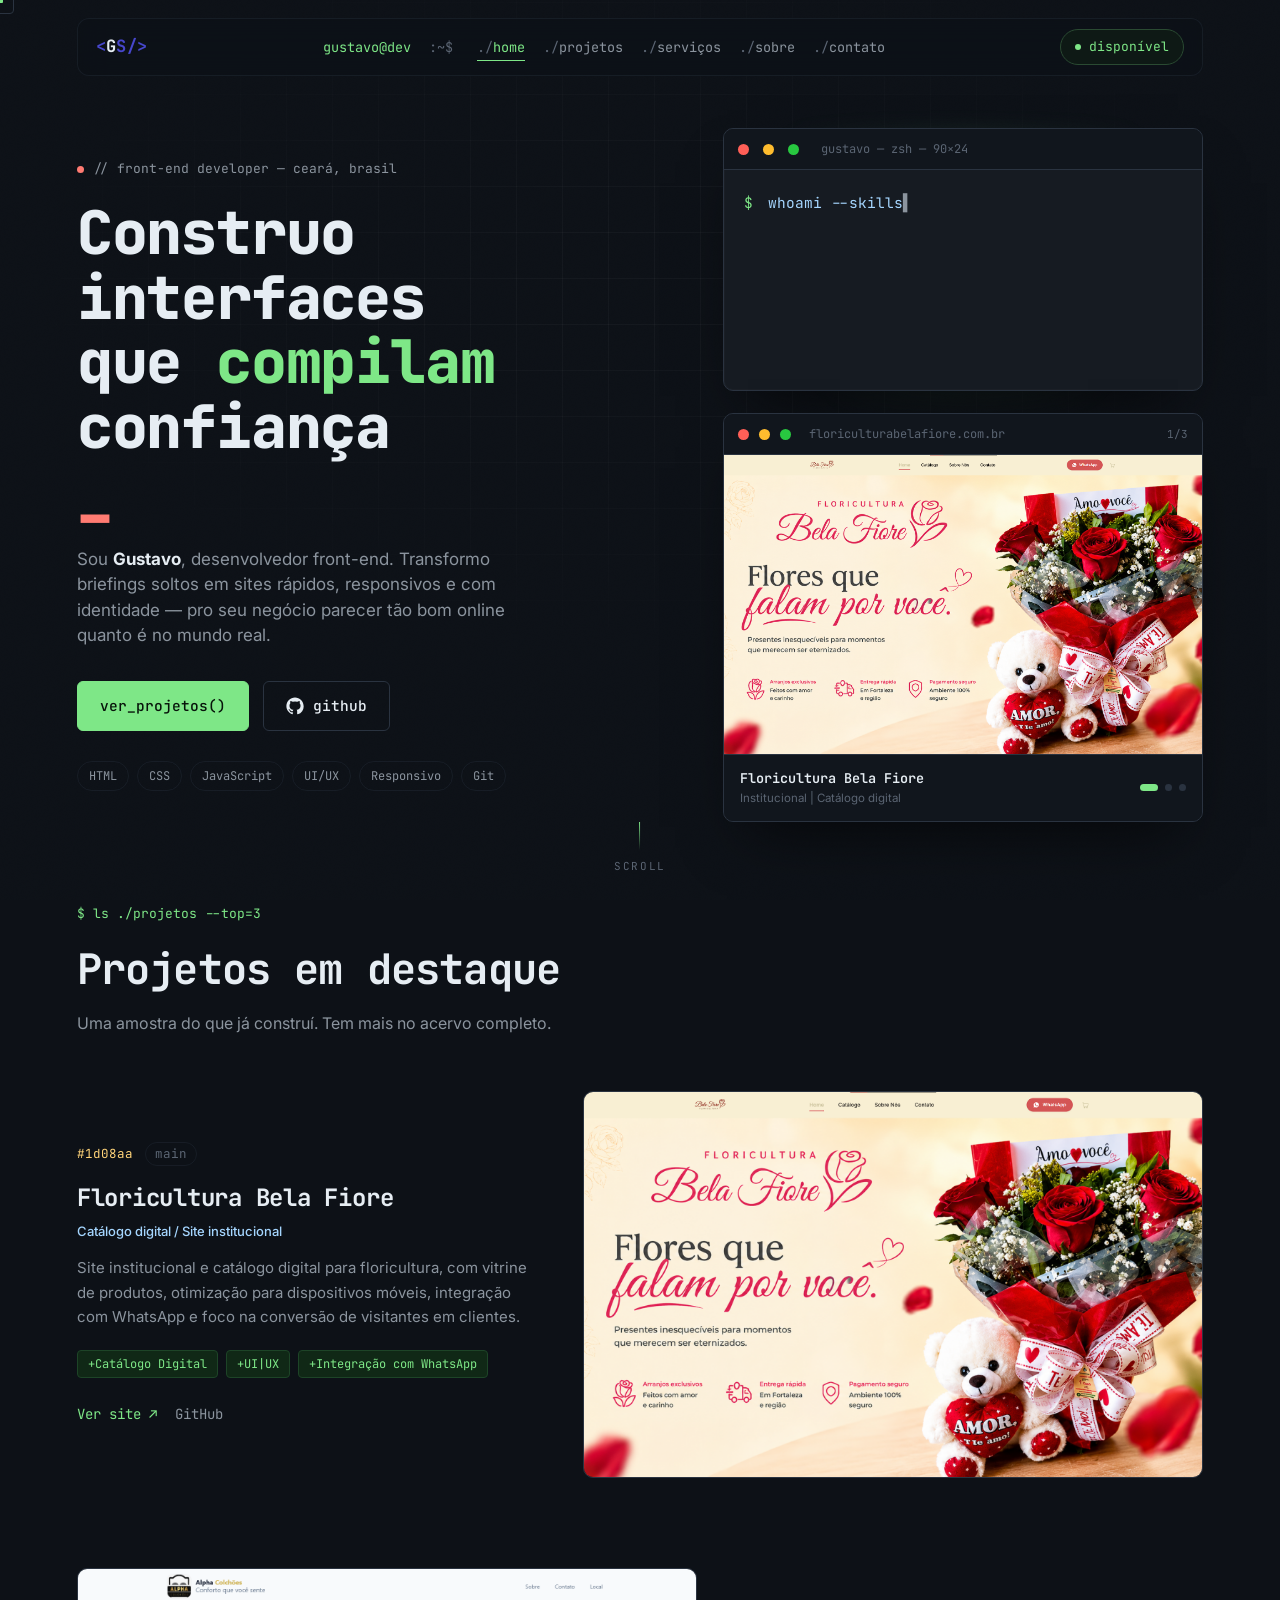
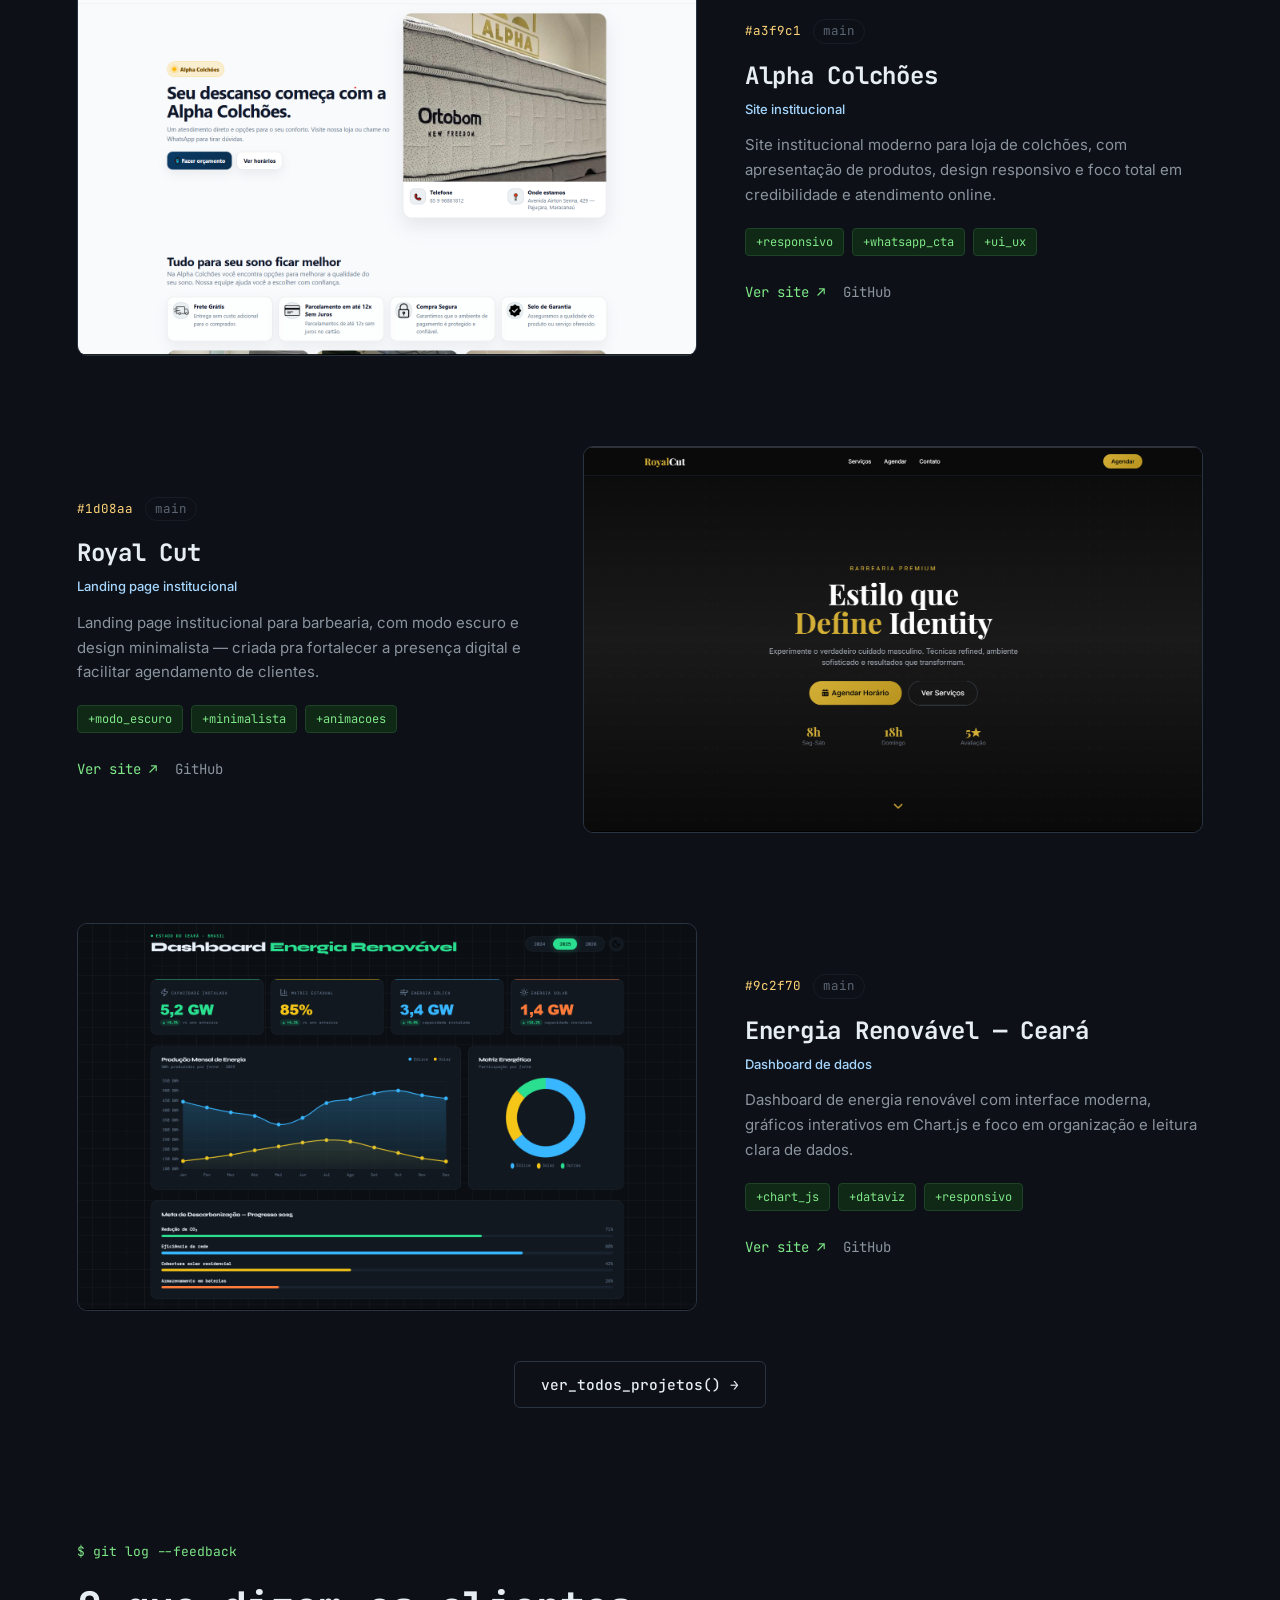
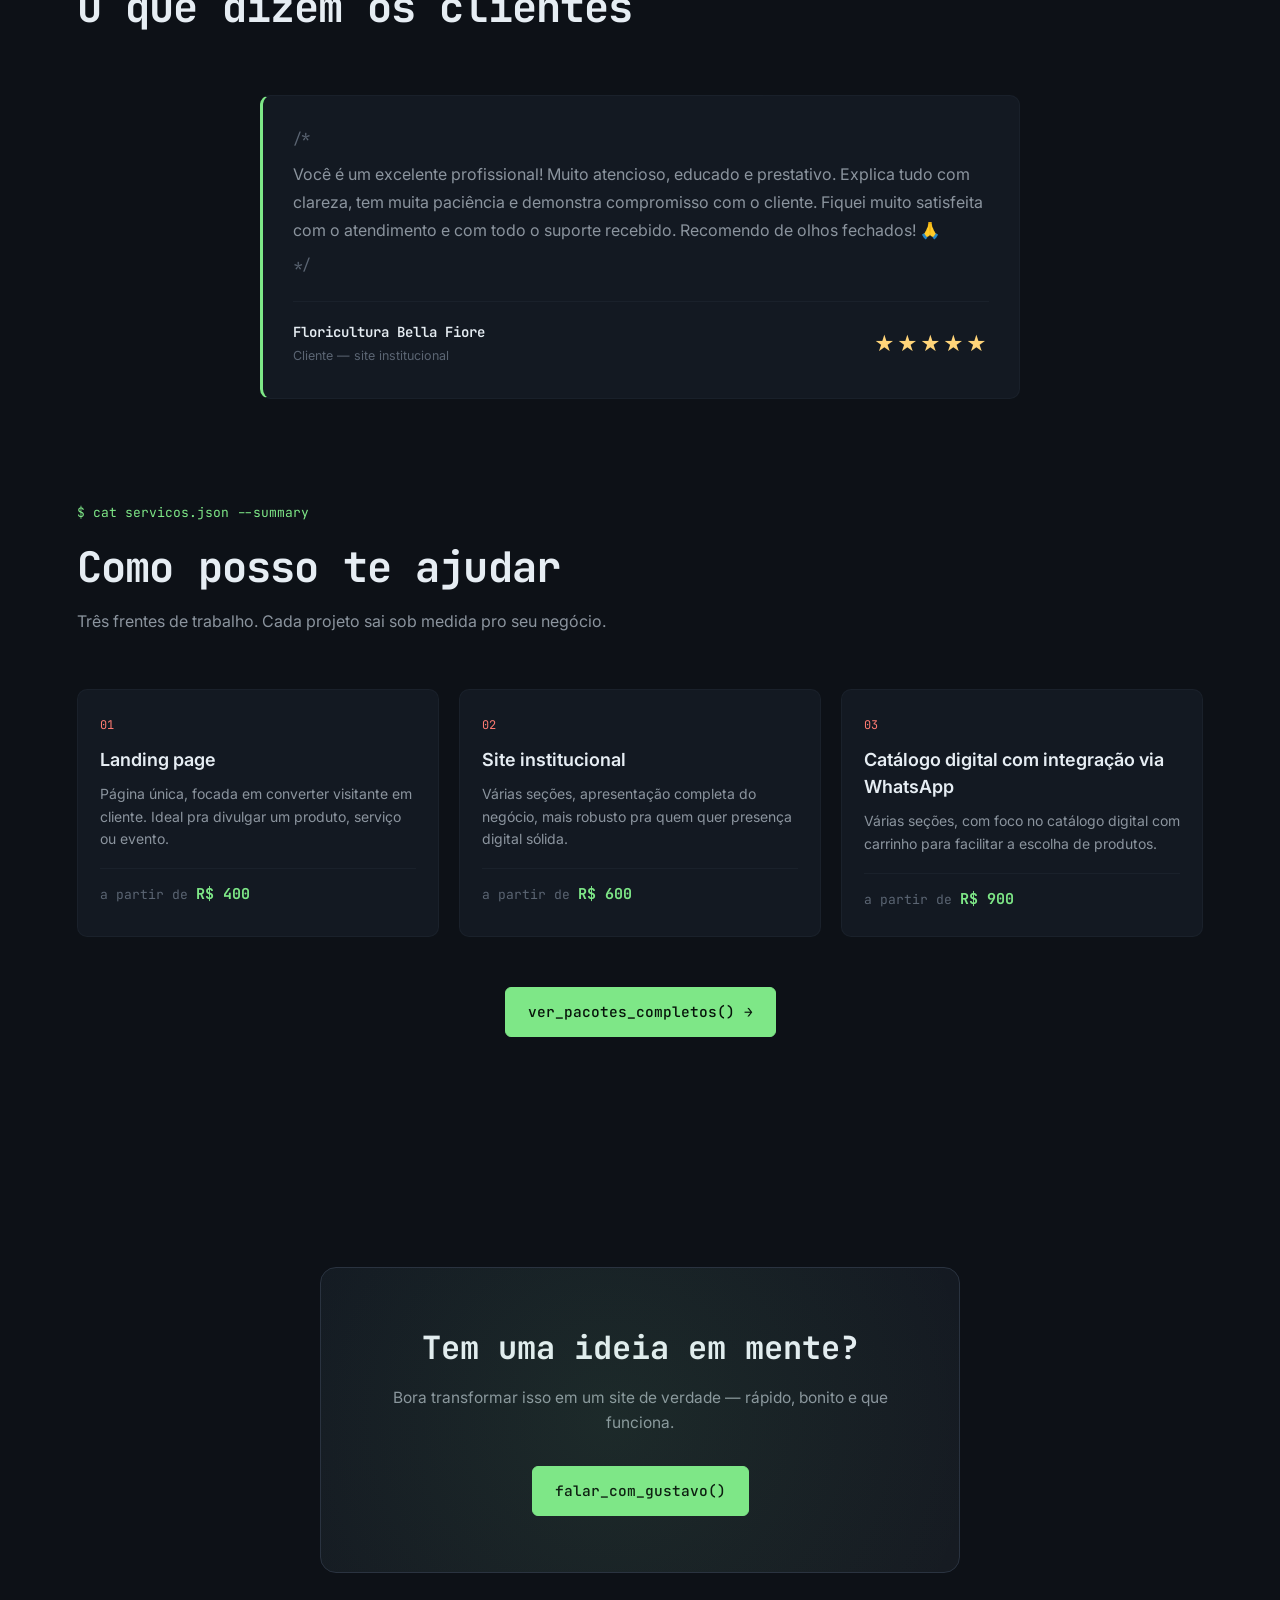
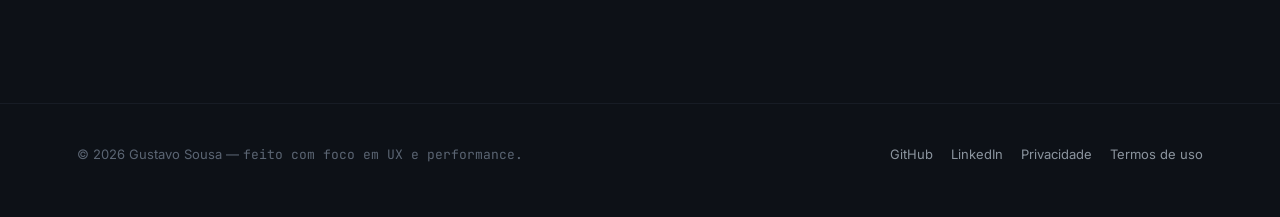
<file: index.html>
<!DOCTYPE html>
<html lang="pt-BR">
<head>
<meta charset="UTF-8">
<meta name="viewport" content="width=device-width, initial-scale=1.0">
<title>Gustavo Sousa — Front-End Developer</title>
<meta name="description" content="Gustavo Sousa, desenvolvedor front-end. Sites modernos, rápidos e com identidade para negócios que querem crescer online.">
<meta name="google-site-verification" content="5FOfOESugkMSnVn9vsfdlhbDs2VGAGgLv_9mgVS0xEU" />
<link rel="preconnect" href="https://fonts.googleapis.com">
<link rel="preconnect" href="https://fonts.gstatic.com" crossorigin>
<link href="https://fonts.googleapis.com/css2?family=JetBrains+Mono:ital,wght@0,400;0,500;0,600;0,700;0,800;1,400&family=Inter:wght@400;500;600;700;800&display=swap" rel="stylesheet">
<link rel="stylesheet" href="css/style.css">
<link rel="icon" type="image/x-icon" href="Assets/Icon/favicon.ico">
</head>
<body>

<!-- cursor custom -->
<div class="cx-cursor" id="cxCursor"></div>
<div class="cx-cursor-ring" id="cxRing"></div>

<!-- noise overlay -->
<div class="noise-layer"></div>

<!-- nav injetado por nav-footer.js -->
<div id="siteNav"></div>

<!-- ============ HERO ============ -->
<section class="hero" id="top">
  <div class="hero-grid-bg" aria-hidden="true"></div>

  <div class="hero-inner">
    <div class="hero-text">
      <div class="eyebrow-line">
        <span class="eyebrow-dot"></span>
        <span class="eyebrow-txt">// front-end developer — ceará, brasil</span>
      </div>

      <h1 class="hero-title">
        <span class="line-1">Construo interfaces</span>
        <span class="line-2">que <em class="hl-compile">compilam</em></span>
        <span class="line-3">confiança<span class="hero-caret">_</span></span>
      </h1>

      <p class="hero-sub">
        Sou <strong>Gustavo</strong>, desenvolvedor front-end. Transformo briefings soltos em sites
        rápidos, responsivos e com identidade — pro seu negócio parecer tão bom online quanto é no mundo real.
      </p>

      <div class="hero-actions">
        <a href="projetos.html" class="btn btn-primary">
          <span>ver_projetos()</span>
        </a>
        <a href="https://github.com/SousaGustav" target="_blank" rel="noopener" class="btn btn-ghost">
          <svg width="18" height="18" viewBox="0 0 24 24" fill="currentColor"><path d="M12 .5C5.73.5.5 5.73.5 12c0 5.08 3.29 9.39 7.86 10.91.57.1.78-.25.78-.55 0-.27-.01-1.17-.02-2.12-3.2.7-3.88-1.36-3.88-1.36-.52-1.34-1.28-1.7-1.28-1.7-1.04-.72.08-.7.08-.7 1.15.08 1.76 1.18 1.76 1.18 1.03 1.76 2.7 1.25 3.36.96.1-.75.4-1.25.73-1.54-2.55-.29-5.24-1.28-5.24-5.69 0-1.26.45-2.29 1.18-3.1-.12-.29-.51-1.46.11-3.05 0 0 .97-.31 3.18 1.18a11 11 0 0 1 5.79 0c2.2-1.49 3.17-1.18 3.17-1.18.63 1.59.24 2.76.12 3.05.74.81 1.18 1.84 1.18 3.1 0 4.42-2.69 5.39-5.25 5.68.41.36.78 1.07.78 2.16 0 1.56-.01 2.82-.01 3.2 0 .31.2.66.79.55A10.52 10.52 0 0 0 23.5 12c0-6.27-5.23-11.5-11.5-11.5Z"/></svg>
          github
        </a>
      </div>

      <div class="hero-tags" aria-label="Tecnologias">
        <span class="tag-pill">HTML</span>
        <span class="tag-pill">CSS</span>
        <span class="tag-pill">JavaScript</span>
        <span class="tag-pill">UI/UX</span>
        <span class="tag-pill">Responsivo</span>
        <span class="tag-pill">Git</span>
      </div>
    </div>

    <div class="hero-term">
      <div class="term-window">
        <div class="term-bar">
          <span class="term-dot dot-r"></span>
          <span class="term-dot dot-y"></span>
          <span class="term-dot dot-g"></span>
          <span class="term-path">gustavo — zsh — 90×24</span>
        </div>
        <div class="term-body" id="termBody">
          <p class="term-line"><span class="t-prompt">$</span> <span class="type-target" id="typeTarget"></span><span class="type-caret">▌</span></p>
          <div class="term-output" id="termOutput"></div>
        </div>
      </div>
      <div class="term-glow" aria-hidden="true"></div>

      <div class="term-window term-window-sm" id="projTerm">
        <div class="term-bar">
          <span class="term-dot dot-r"></span>
          <span class="term-dot dot-y"></span>
          <span class="term-dot dot-g"></span>
          <span class="term-path" id="projPath">alphacolchoes.netlify.app</span>
          <span class="proj-counter" id="projCounter">1/3</span>
        </div>

        <div class="proj-shot-stage">
          <a class="proj-shot-link" id="projShotLink" href="https://alphacolchoes.netlify.app/" target="_blank" rel="noopener" aria-label="Ver projeto">
            <img class="proj-shot-img" id="projShotImg" src="Assets/imagens/AlphaColchoesSite.png" alt="Screenshot do projeto Alpha Colchões">
            <span class="proj-shot-overlay">view_live ↗</span>
          </a>
        </div>

        <div class="proj-caption-bar">
          <div class="proj-caption-text">
            <span class="proj-name" id="projName">Alpha Colchões</span>
            <span class="proj-type" id="projType">Site institucional</span>
          </div>
          <div class="proj-dots" id="projDots" role="tablist" aria-label="Selecionar projeto">
            <button class="proj-dot is-active" data-idx="0" aria-label="Projeto 1"></button>
            <button class="proj-dot" data-idx="1" aria-label="Projeto 2"></button>
            <button class="proj-dot" data-idx="2" aria-label="Projeto 3"></button>
          </div>
        </div>
      </div>
    </div>
  </div>

  <a href="#destaques" class="scroll-cue" aria-label="Rolar para baixo">
    <span class="scroll-cue-line"></span>
    scroll
  </a>
</section>

<!-- ============ PROJETOS EM DESTAQUE ============ -->
<section class="projects" id="destaques">
  <div class="section-head">
    <span class="section-tag">$ ls ./projetos --top=3</span>
    <h2 class="section-title">Projetos em destaque</h2>
    <p class="section-desc">Uma amostra do que já construí. Tem mais no acervo completo.</p>
  </div>

  <div class="project-list">

    <article class="project-row row-reverse reveal-up">
      <div class="project-shot">
        <img src="Assets/imagens/FloriculturabelaFioreSite.png" alt="Screenshot do site Royal Cut" loading="lazy">
        <div class="shot-overlay"><a href="https://floriculturabelafiore.com.br/">view_live →</a></div>
      </div>
      <div class="project-info">
        <div class="project-meta">
          <span class="commit-hash">#1d08aa</span>
          <span class="commit-branch">main</span>
        </div>
        <h3>Floricultura Bela Fiore</h3>
        <p class="project-role">Catálogo digital / Site institucional</p>
        <p class="project-desc">Site institucional e catálogo digital para floricultura, com vitrine de produtos, otimização para dispositivos móveis, integração com WhatsApp e foco na conversão de visitantes em clientes.</p>
        <div class="diff-tags">
          <span class="diff-add">+Catálogo Digital</span>
          <span class="diff-add">+UI|UX</span>
          <span class="diff-add">+Integração com WhatsApp</span>
        </div>
        <div class="project-links">
          <a href="https://floriculturabelafiore.com.br/" target="_blank" rel="noopener" class="plink plink-primary">Ver site ↗</a>
          <a href="https://github.com/SousaGustav/Floricultura-Bela-Fiore---Site-completo-com-cat-logo-digital" target="_blank" rel="noopener" class="plink">GitHub</a>
        </div>
      </div>
    </article>

    <article class="project-row reveal-up">
      <div class="project-shot">
        <img src="Assets/imagens/AlphaColchoesSite.png" alt="Screenshot do site Alpha Colchões" loading="lazy">
        <div class="shot-overlay"><span>view_live →</span></div>
      </div>
      <div class="project-info">
        <div class="project-meta">
          <span class="commit-hash">#a3f9c1</span>
          <span class="commit-branch">main</span>
        </div>
        <h3>Alpha Colchões</h3>
        <p class="project-role">Site institucional</p>
        <p class="project-desc">Site institucional moderno para loja de colchões, com apresentação de produtos, design responsivo e foco total em credibilidade e atendimento online.</p>
        <div class="diff-tags">
          <span class="diff-add">+responsivo</span>
          <span class="diff-add">+whatsapp_cta</span>
          <span class="diff-add">+ui_ux</span>
        </div>
        <div class="project-links">
          <a href="https://alphacolchoes.netlify.app/" target="_blank" rel="noopener" class="plink plink-primary">Ver site ↗</a>
          <a href="https://github.com/SousaGustav/Alpha-Colchoes-Landing-Page" target="_blank" rel="noopener" class="plink">GitHub</a>
        </div>
      </div>
    </article>

    <article class="project-row row-reverse reveal-up">
      <div class="project-shot">
        <img src="Assets/imagens/ModeloBarbearia.png" alt="Screenshot do site Royal Cut" loading="lazy">
        <div class="shot-overlay"><span>view_live →</span></div>
      </div>
      <div class="project-info">
        <div class="project-meta">
          <span class="commit-hash">#1d08aa</span>
          <span class="commit-branch">main</span>
        </div>
        <h3>Royal Cut</h3>
        <p class="project-role">Landing page institucional</p>
        <p class="project-desc">Landing page institucional para barbearia, com modo escuro e design minimalista — criada pra fortalecer a presença digital e facilitar agendamento de clientes.</p>
        <div class="diff-tags">
          <span class="diff-add">+modo_escuro</span>
          <span class="diff-add">+minimalista</span>
          <span class="diff-add">+animacoes</span>
        </div>
        <div class="project-links">
          <a href="https://modelo-site-barbearia.vercel.app/" target="_blank" rel="noopener" class="plink plink-primary">Ver site ↗</a>
          <a href="https://github.com/SousaGustav/ModeloSiteBarbearia" target="_blank" rel="noopener" class="plink">GitHub</a>
        </div>
      </div>
    </article>

    <article class="project-row reveal-up">
      <div class="project-shot">
        <img src="Assets/imagens/SiteDashboard.png" alt="Screenshot do Dashboard de Energia Renovável" loading="lazy">
        <div class="shot-overlay"><span>view_live →</span></div>
      </div>
      <div class="project-info">
        <div class="project-meta">
          <span class="commit-hash">#9c2f70</span>
          <span class="commit-branch">main</span>
        </div>
        <h3>Energia Renovável — Ceará</h3>
        <p class="project-role">Dashboard de dados</p>
        <p class="project-desc">Dashboard de energia renovável com interface moderna, gráficos interativos em Chart.js e foco em organização e leitura clara de dados.</p>
        <div class="diff-tags">
          <span class="diff-add">+chart_js</span>
          <span class="diff-add">+dataviz</span>
          <span class="diff-add">+responsivo</span>
        </div>
        <div class="project-links">
          <a href="https://dashboard-energia-renovavel-ceara.vercel.app/" target="_blank" rel="noopener" class="plink plink-primary">Ver site ↗</a>
          <a href="https://github.com/SousaGustav/Dashboard-Energia-Renovavel-Ceara/tree/master" target="_blank" rel="noopener" class="plink">GitHub</a>
        </div>
      </div>
    </article>

  </div>

  <div class="see-all-wrap reveal-up">
    <a href="projetos.html" class="btn btn-ghost btn-see-all">ver_todos_projetos() →</a>
  </div>
</section>
<!-- ============ DEPOIMENTOS ============ -->
<section class="testimonials">
  <div class="section-head">
    <span class="section-tag">$ git log --feedback</span>
    <h2 class="section-title">O que dizem os clientes</h2>
  </div>

  <div class="testimonials-inner">
    <div class="testimonial-card reveal-up">
      <div class="testimonial-text">
        <span class="t-comment">/*</span>
        <p>Você é um excelente profissional! Muito atencioso, educado e prestativo. Explica tudo com clareza, tem muita paciência e demonstra compromisso com o cliente. Fiquei muito satisfeita com o atendimento e com todo o suporte recebido. Recomendo de olhos fechados! 🙏</p>
        <span class="t-comment">*/</span>
      </div>
      <div class="testimonial-author">
        <div class="author-info">
          <span class="author-name">Floricultura Bella Fiore</span>
          <span class="author-role">Cliente — site institucional</span>
        </div>
        <div class="author-stars">
          <span>★★★★★</span>
        </div>
      </div>
    </div>
  </div>
</section>

<!-- ============ RESUMO DE SERVIÇOS ============ -->
<section class="services-teaser">
  <div class="section-head">
    <span class="section-tag">$ cat servicos.json --summary</span>
    <h2 class="section-title">Como posso te ajudar</h2>
    <p class="section-desc">Três frentes de trabalho. Cada projeto sai sob medida pro seu negócio.</p>
  </div>

  <div class="teaser-grid">
    <div class="teaser-card reveal-up">
      <span class="card-num">01</span>
      <h3>Landing page</h3>
      <p>Página única, focada em converter visitante em cliente. Ideal pra divulgar um produto, serviço ou evento.</p>
      <span class="teaser-from">a partir de <strong>R$ 400</strong></span>
    </div>
    <div class="teaser-card reveal-up">
      <span class="card-num">02</span>
      <h3>Site institucional</h3>
      <p>Várias seções, apresentação completa do negócio, mais robusto pra quem quer presença digital sólida.</p>
      <span class="teaser-from">a partir de <strong>R$ 600</strong></span>
    </div>
    <div class="teaser-card reveal-up">
      <span class="card-num">03</span>
      <h3>Catálogo digital com integração via WhatsApp</h3>
      <p>Várias seções, com foco no catálogo digital com carrinho para facilitar a escolha de produtos.</p>
      <span class="teaser-from">a partir de <strong>R$ 900</strong></span>
    </div>
  </div>

  <div class="see-all-wrap reveal-up">
    <a href="servicos.html" class="btn btn-primary">ver_pacotes_completos() →</a>
  </div>
</section>

<!-- ============ CTA FINAL ============ -->
<section class="home-cta">
  <div class="home-cta-inner reveal-up">
    <h2>Tem uma ideia em mente?</h2>
    <p>Bora transformar isso em um site de verdade — rápido, bonito e que funciona.</p>
    <div class="home-cta-actions">
      <a href="contato.html" class="btn btn-primary"><span>falar_com_gustavo()</span></a>
    </div>
  </div>
</section>

<!-- footer injetado por nav-footer.js -->
<div id="siteFooter"></div>

<script src="js/nav-footer.js"></script>
<script src="js/script.js"></script>
<script src="js/home.js"></script>
</body>
</html>
</file>
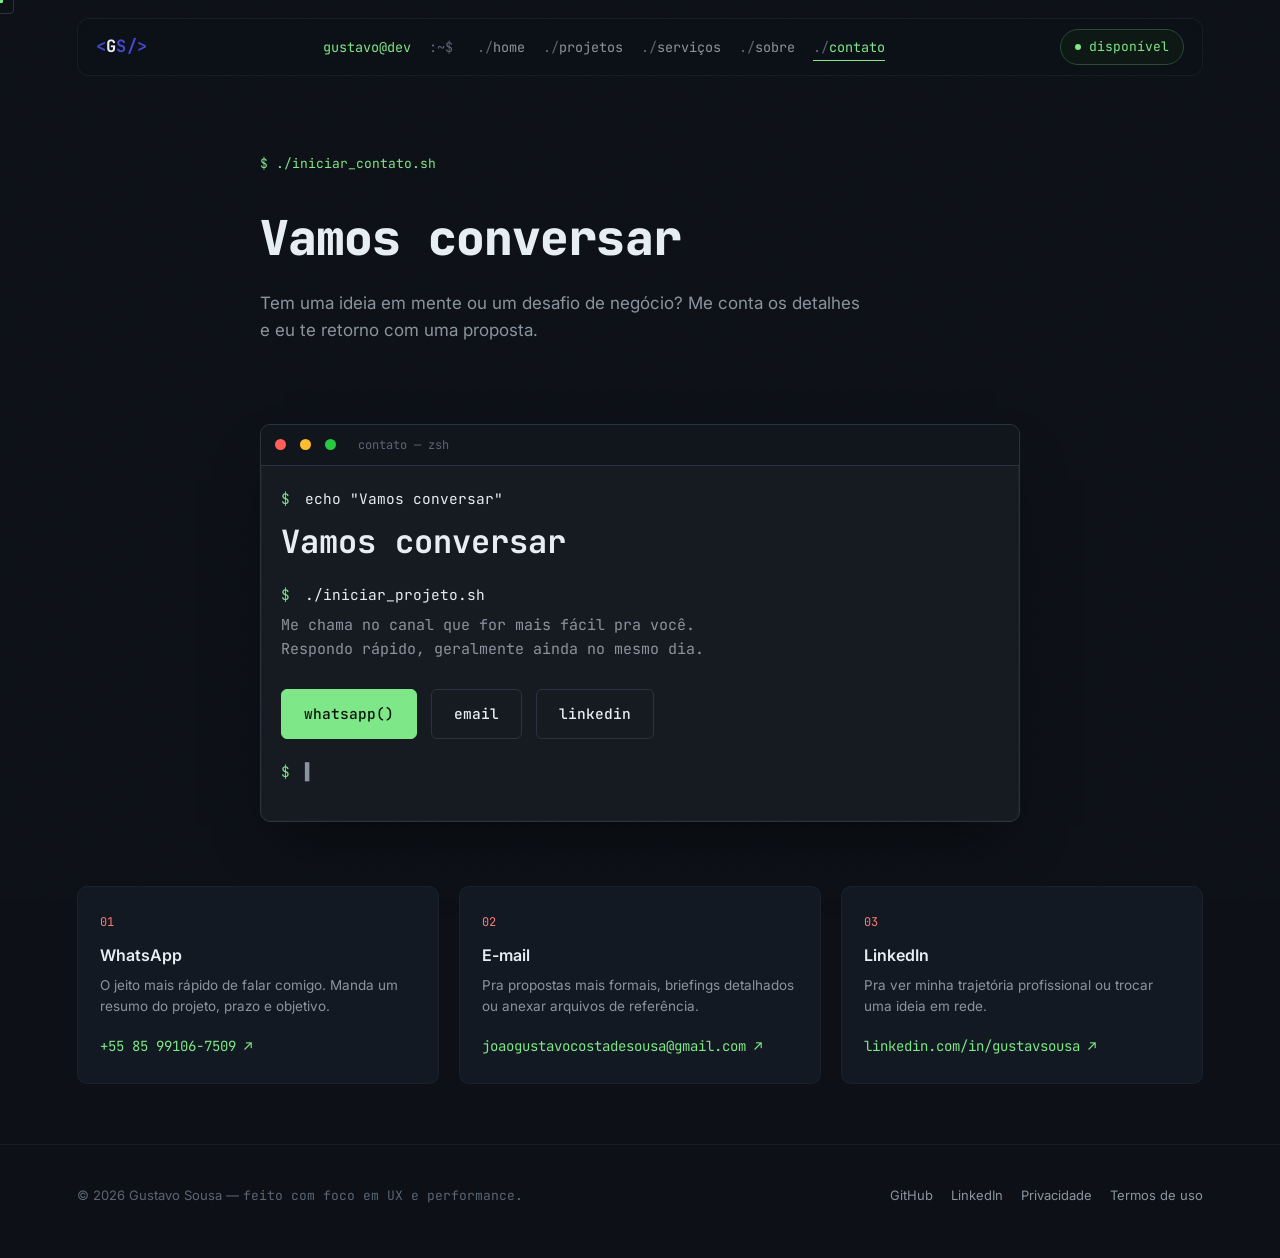
<file: contato.html>
<!DOCTYPE html>
<html lang="pt-BR">
<head>
<meta charset="UTF-8">
<meta name="viewport" content="width=device-width, initial-scale=1.0">
<title>Contato — Gustavo Sousa</title>
<meta name="description" content="Fale com Gustavo Sousa sobre o seu projeto de site. Orçamento via WhatsApp, e-mail ou LinkedIn.">
<link rel="preconnect" href="https://fonts.googleapis.com">
<link rel="preconnect" href="https://fonts.gstatic.com" crossorigin>
<link href="https://fonts.googleapis.com/css2?family=JetBrains+Mono:ital,wght@0,400;0,500;0,600;0,700;0,800;1,400&family=Inter:wght@400;500;600;700;800&display=swap" rel="stylesheet">
<link rel="stylesheet" href="css/style.css">
<link rel="icon" type="image/x-icon" href="Assets/Icon/favicon.ico">
</head>
<body>

<div class="cx-cursor" id="cxCursor"></div>
<div class="cx-cursor-ring" id="cxRing"></div>
<div class="noise-layer"></div>

<div id="siteNav"></div>

<!-- ============ PAGE HERO ============ -->
<section class="page-hero">
  <div class="page-hero-inner">
    <span class="section-tag">$ ./iniciar_contato.sh</span>
    <h1 class="page-title">Vamos conversar</h1>
    <p class="page-lead">Tem uma ideia em mente ou um desafio de negócio? Me conta os detalhes e eu te retorno com uma proposta.</p>
  </div>
</section>

<!-- ============ CONTATO ============ -->
<section class="contact contact-page">
  <div class="contact-term reveal-up">
    <div class="term-window">
      <div class="term-bar">
        <span class="term-dot dot-r"></span>
        <span class="term-dot dot-y"></span>
        <span class="term-dot dot-g"></span>
        <span class="term-path">contato — zsh</span>
      </div>
      <div class="term-body contact-term-body">
        <p class="term-line"><span class="t-prompt">$</span> echo "Vamos conversar"</p>
        <p class="term-result">Vamos conversar</p>
        <p class="term-line"><span class="t-prompt">$</span> ./iniciar_projeto.sh</p>
        <p class="term-result term-result-muted">Me chama no canal que for mais fácil pra você.<br>Respondo rápido, geralmente ainda no mesmo dia.</p>

        <div class="contact-actions">
          <a href="https://wa.me/5585991067509?text=Ol%C3%A1%20Gustavo!%20Quero%20um%20site%20moderno%20para%20meu%20neg%C3%B3cio.%20Pode%20me%20ajudar%3F%20(Projeto%2C%20prazo%20e%20objetivo)" target="_blank" rel="noopener" class="btn btn-primary">
            <span>whatsapp()</span>
          </a>
          <a href="mailto:joaogustavocostadesousa@gmail.com" class="btn btn-ghost">email</a>
          <a href="https://www.linkedin.com/in/gustavsousa/" target="_blank" rel="noopener" class="btn btn-ghost">linkedin</a>
        </div>

        <p class="term-line term-line-end"><span class="t-prompt">$</span> <span class="type-caret">▌</span></p>
      </div>
    </div>
  </div>

  <div class="contact-info-grid">
    <div class="contact-info-card reveal-up">
      <span class="card-num">01</span>
      <h3>WhatsApp</h3>
      <p>O jeito mais rápido de falar comigo. Manda um resumo do projeto, prazo e objetivo.</p>
      <a href="https://wa.me/5585991067509?text=Ol%C3%A1%20Gustavo!%20Quero%20um%20site%20moderno%20para%20meu%20neg%C3%B3cio.%20Pode%20me%20ajudar%3F%20(Projeto%2C%20prazo%20e%20objetivo)" target="_blank" rel="noopener" class="plink plink-primary">+55 85 99106-7509 ↗</a>
    </div>
    <div class="contact-info-card reveal-up">
      <span class="card-num">02</span>
      <h3>E-mail</h3>
      <p>Pra propostas mais formais, briefings detalhados ou anexar arquivos de referência.</p>
      <a href="mailto:joaogustavocostadesousa@gmail.com" class="plink plink-primary">joaogustavocostadesousa@gmail.com ↗</a>
    </div>
    <div class="contact-info-card reveal-up">
      <span class="card-num">03</span>
      <h3>LinkedIn</h3>
      <p>Pra ver minha trajetória profissional ou trocar uma ideia em rede.</p>
      <a href="https://www.linkedin.com/in/gustavsousa/" target="_blank" rel="noopener" class="plink plink-primary">linkedin.com/in/gustavsousa ↗</a>
    </div>
  </div>
</section>

<div id="siteFooter"></div>

<script src="js/nav-footer.js"></script>
<script src="js/script.js"></script>
</body>
</html>
</file>
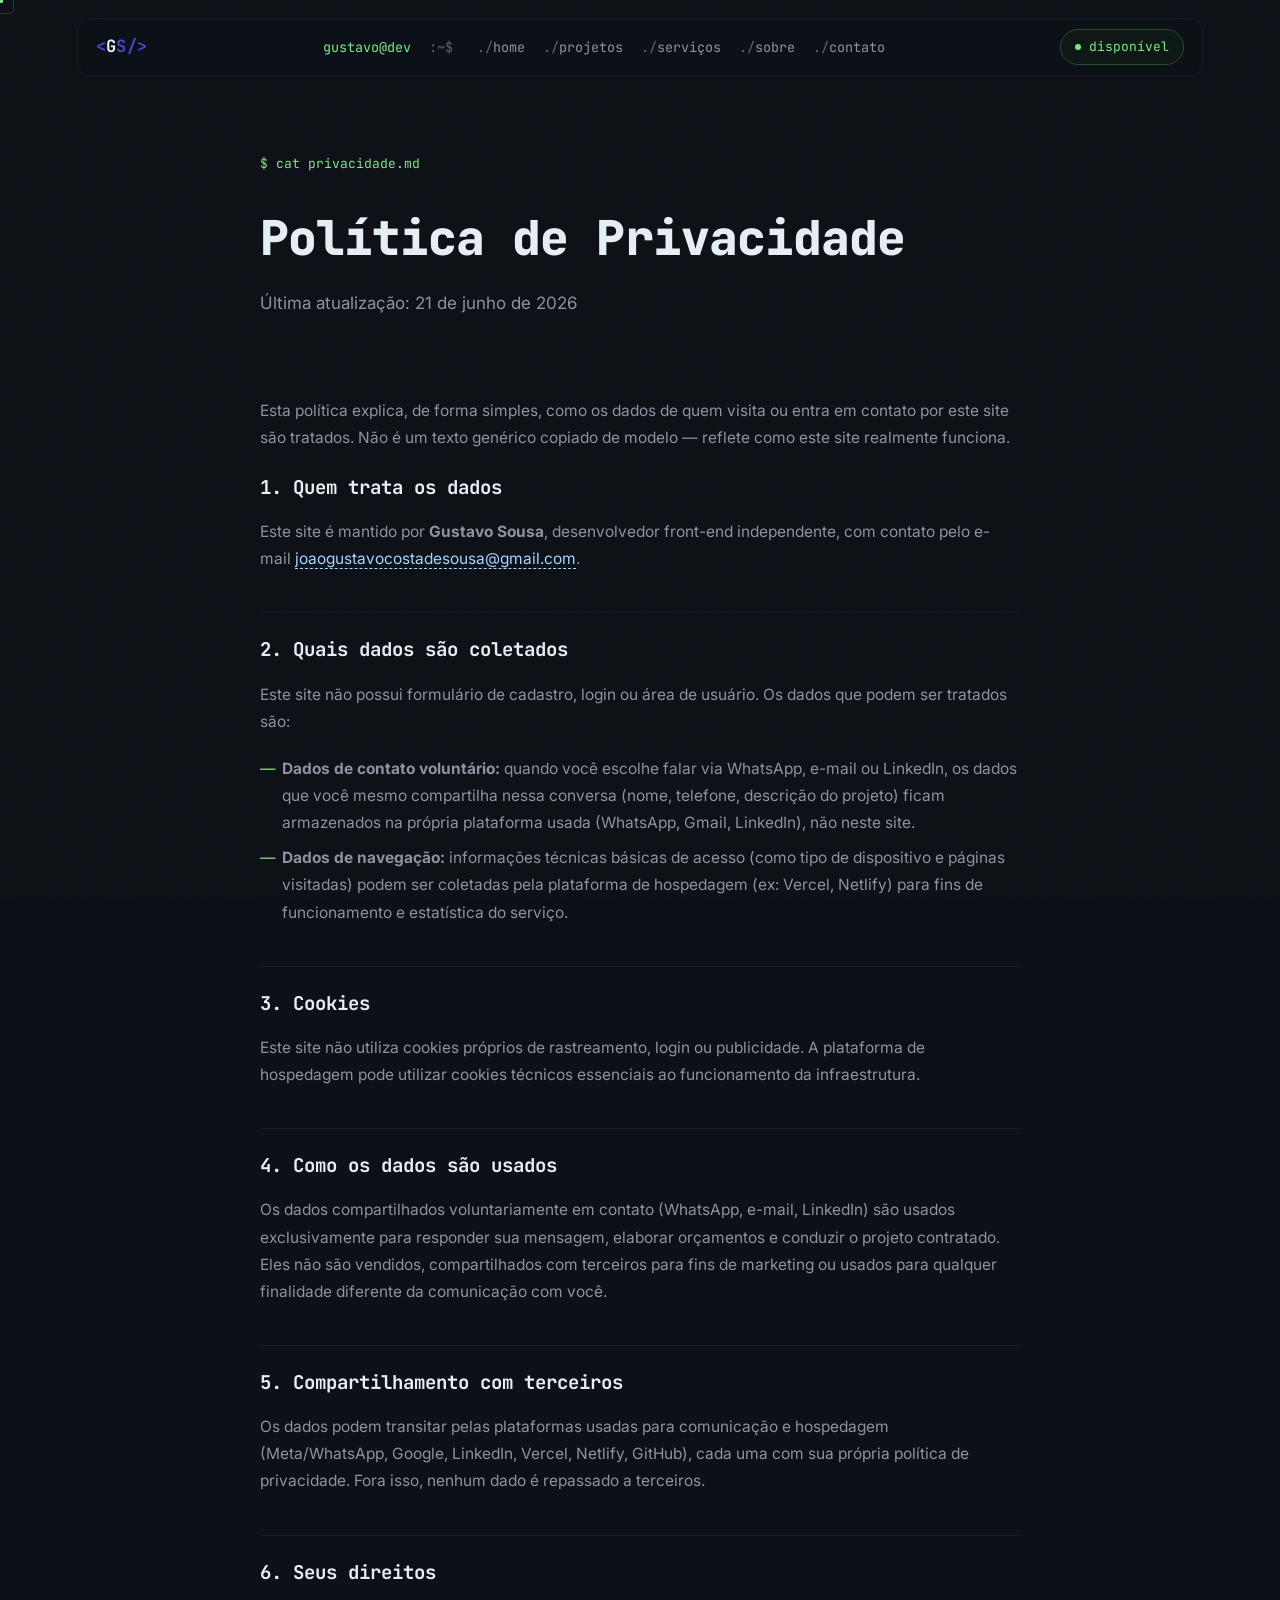
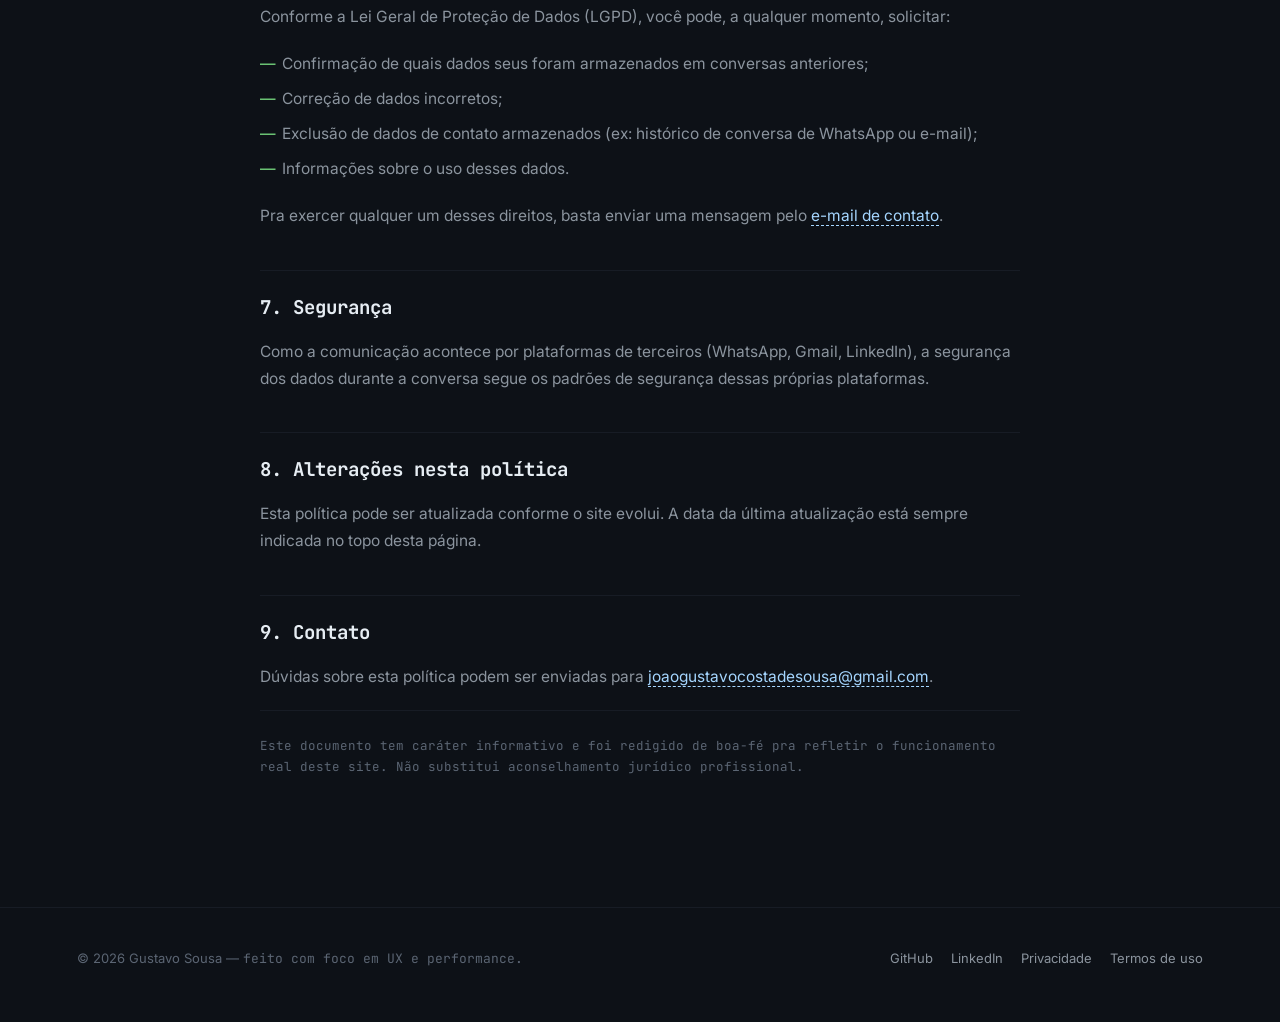
<file: privacidade.html>
<!DOCTYPE html>
<html lang="pt-BR">
<head>
<meta charset="UTF-8">
<meta name="viewport" content="width=device-width, initial-scale=1.0">
<title>Política de Privacidade — Gustavo Sousa</title>
<meta name="description" content="Política de privacidade do site de Gustavo Sousa, desenvolvedor front-end.">
<meta name="robots" content="noindex">
<link rel="preconnect" href="https://fonts.googleapis.com">
<link rel="preconnect" href="https://fonts.gstatic.com" crossorigin>
<link href="https://fonts.googleapis.com/css2?family=JetBrains+Mono:ital,wght@0,400;0,500;0,600;0,700;0,800;1,400&family=Inter:wght@400;500;600;700;800&display=swap" rel="stylesheet">
<link rel="stylesheet" href="css/style.css">
<link rel="icon" type="image/x-icon" href="Assets/Icon/favicon.ico">
</head>
<body>

<div class="cx-cursor" id="cxCursor"></div>
<div class="cx-cursor-ring" id="cxRing"></div>
<div class="noise-layer"></div>

<div id="siteNav"></div>

<section class="page-hero">
  <div class="page-hero-inner">
    <span class="section-tag">$ cat privacidade.md</span>
    <h1 class="page-title">Política de Privacidade</h1>
    <p class="page-lead">Última atualização: <time datetime="2026-06-21">21 de junho de 2026</time></p>
  </div>
</section>

<section class="legal-content">
  <div class="legal-doc reveal-up">

    <p>Esta política explica, de forma simples, como os dados de quem visita ou entra em contato por
    este site são tratados. Não é um texto genérico copiado de modelo — reflete como este site
    realmente funciona.</p>

    <h2>1. Quem trata os dados</h2>
    <p>Este site é mantido por <strong>Gustavo Sousa</strong>, desenvolvedor front-end independente,
    com contato pelo e-mail <a href="mailto:joaogustavocostadesousa@gmail.com" class="legal-link">joaogustavocostadesousa@gmail.com</a>.</p>

    <h2>2. Quais dados são coletados</h2>
    <p>Este site não possui formulário de cadastro, login ou área de usuário. Os dados que podem
    ser tratados são:</p>
    <ul>
      <li><strong>Dados de contato voluntário:</strong> quando você escolhe falar via WhatsApp, e-mail
      ou LinkedIn, os dados que você mesmo compartilha nessa conversa (nome, telefone, descrição do
      projeto) ficam armazenados na própria plataforma usada (WhatsApp, Gmail, LinkedIn), não neste site.</li>
      <li><strong>Dados de navegação:</strong> informações técnicas básicas de acesso (como tipo de
      dispositivo e páginas visitadas) podem ser coletadas pela plataforma de hospedagem (ex: Vercel,
      Netlify) para fins de funcionamento e estatística do serviço.</li>
    </ul>

    <h2>3. Cookies</h2>
    <p>Este site não utiliza cookies próprios de rastreamento, login ou publicidade. A plataforma de
    hospedagem pode utilizar cookies técnicos essenciais ao funcionamento da infraestrutura.</p>

    <h2>4. Como os dados são usados</h2>
    <p>Os dados compartilhados voluntariamente em contato (WhatsApp, e-mail, LinkedIn) são usados
    exclusivamente para responder sua mensagem, elaborar orçamentos e conduzir o projeto contratado.
    Eles não são vendidos, compartilhados com terceiros para fins de marketing ou usados para qualquer
    finalidade diferente da comunicação com você.</p>

    <h2>5. Compartilhamento com terceiros</h2>
    <p>Os dados podem transitar pelas plataformas usadas para comunicação e hospedagem (Meta/WhatsApp,
    Google, LinkedIn, Vercel, Netlify, GitHub), cada uma com sua própria política de privacidade. Fora
    isso, nenhum dado é repassado a terceiros.</p>

    <h2>6. Seus direitos</h2>
    <p>Conforme a Lei Geral de Proteção de Dados (LGPD), você pode, a qualquer momento, solicitar:</p>
    <ul>
      <li>Confirmação de quais dados seus foram armazenados em conversas anteriores;</li>
      <li>Correção de dados incorretos;</li>
      <li>Exclusão de dados de contato armazenados (ex: histórico de conversa de WhatsApp ou e-mail);</li>
      <li>Informações sobre o uso desses dados.</li>
    </ul>
    <p>Pra exercer qualquer um desses direitos, basta enviar uma mensagem pelo
    <a href="mailto:joaogustavocostadesousa@gmail.com" class="legal-link">e-mail de contato</a>.</p>

    <h2>7. Segurança</h2>
    <p>Como a comunicação acontece por plataformas de terceiros (WhatsApp, Gmail, LinkedIn), a
    segurança dos dados durante a conversa segue os padrões de segurança dessas próprias plataformas.</p>

    <h2>8. Alterações nesta política</h2>
    <p>Esta política pode ser atualizada conforme o site evolui. A data da última atualização está
    sempre indicada no topo desta página.</p>

    <h2>9. Contato</h2>
    <p>Dúvidas sobre esta política podem ser enviadas para
    <a href="mailto:joaogustavocostadesousa@gmail.com" class="legal-link">joaogustavocostadesousa@gmail.com</a>.</p>

    <p class="legal-disclaimer">
      Este documento tem caráter informativo e foi redigido de boa-fé pra refletir o funcionamento real
      deste site. Não substitui aconselhamento jurídico profissional.
    </p>

  </div>
</section>

<div id="siteFooter"></div>

<script src="js/nav-footer.js"></script>
<script src="js/script.js"></script>
</body>
</html>
</file>
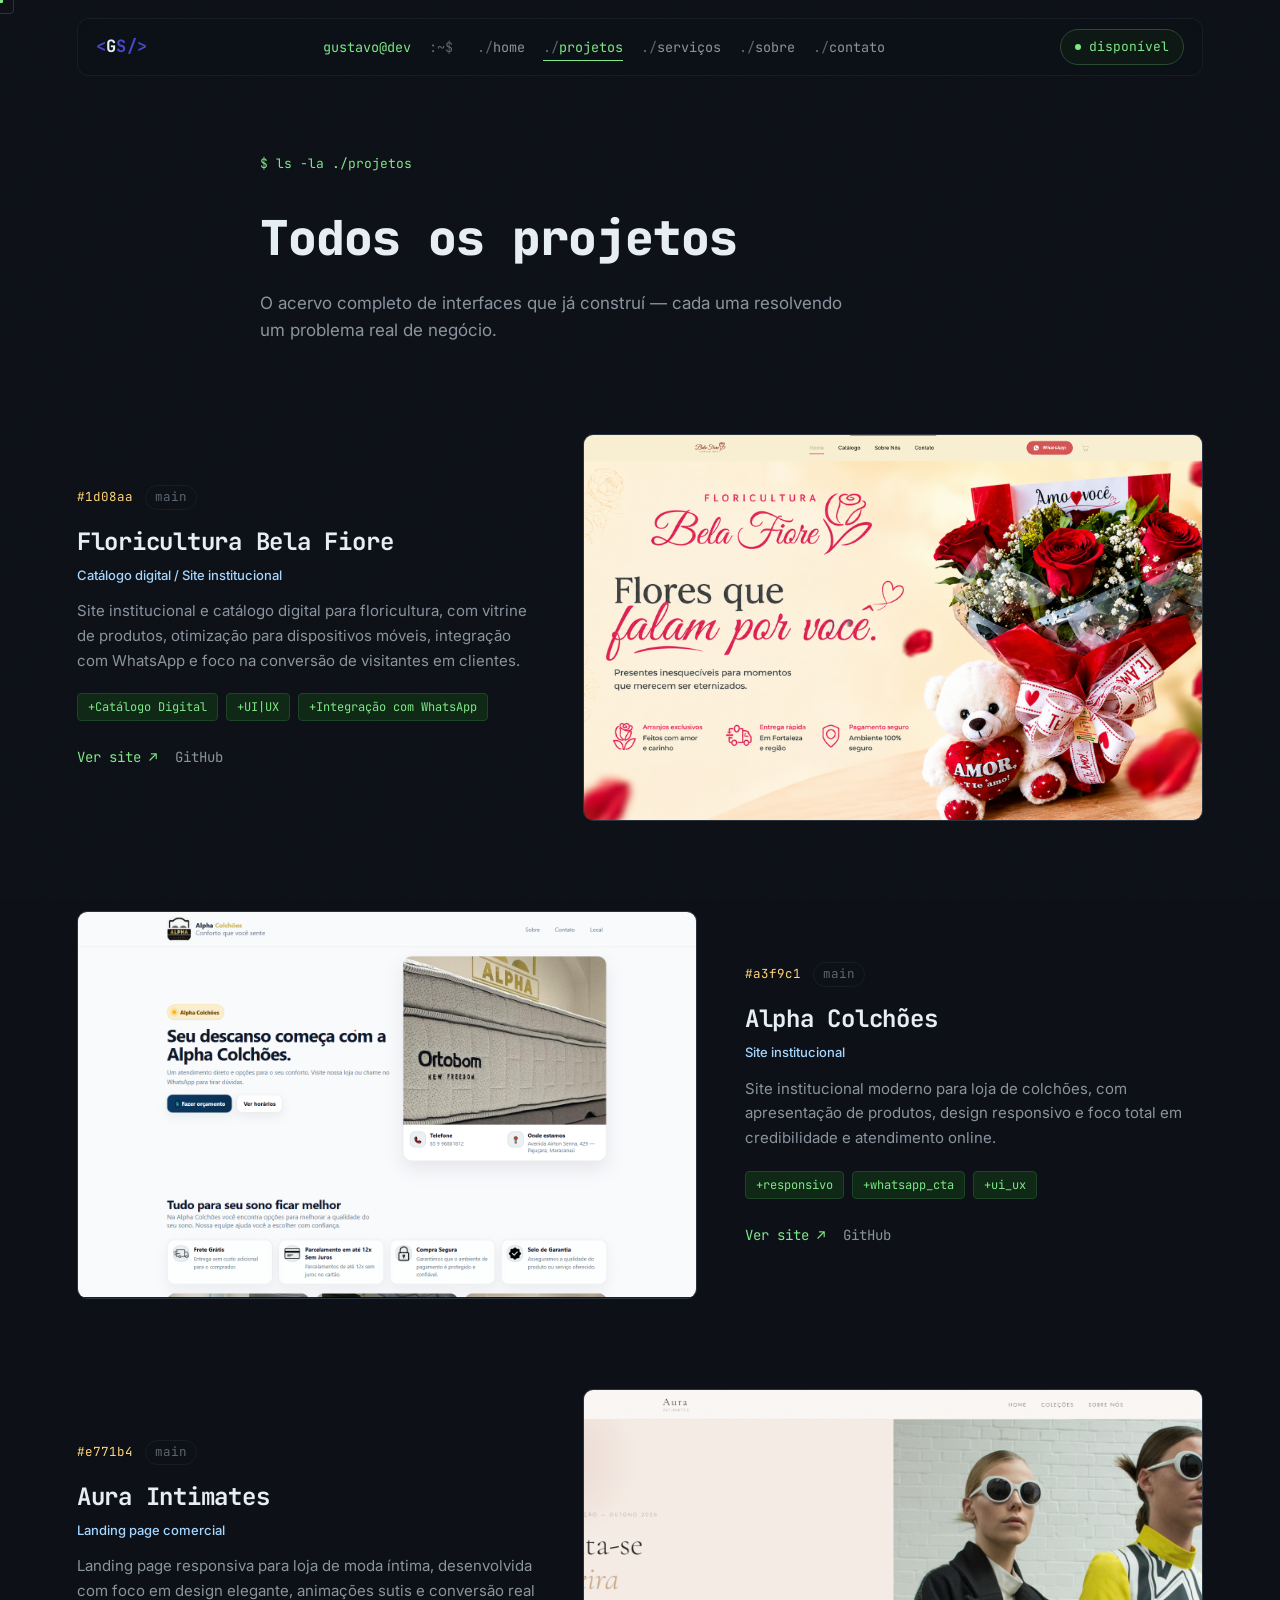
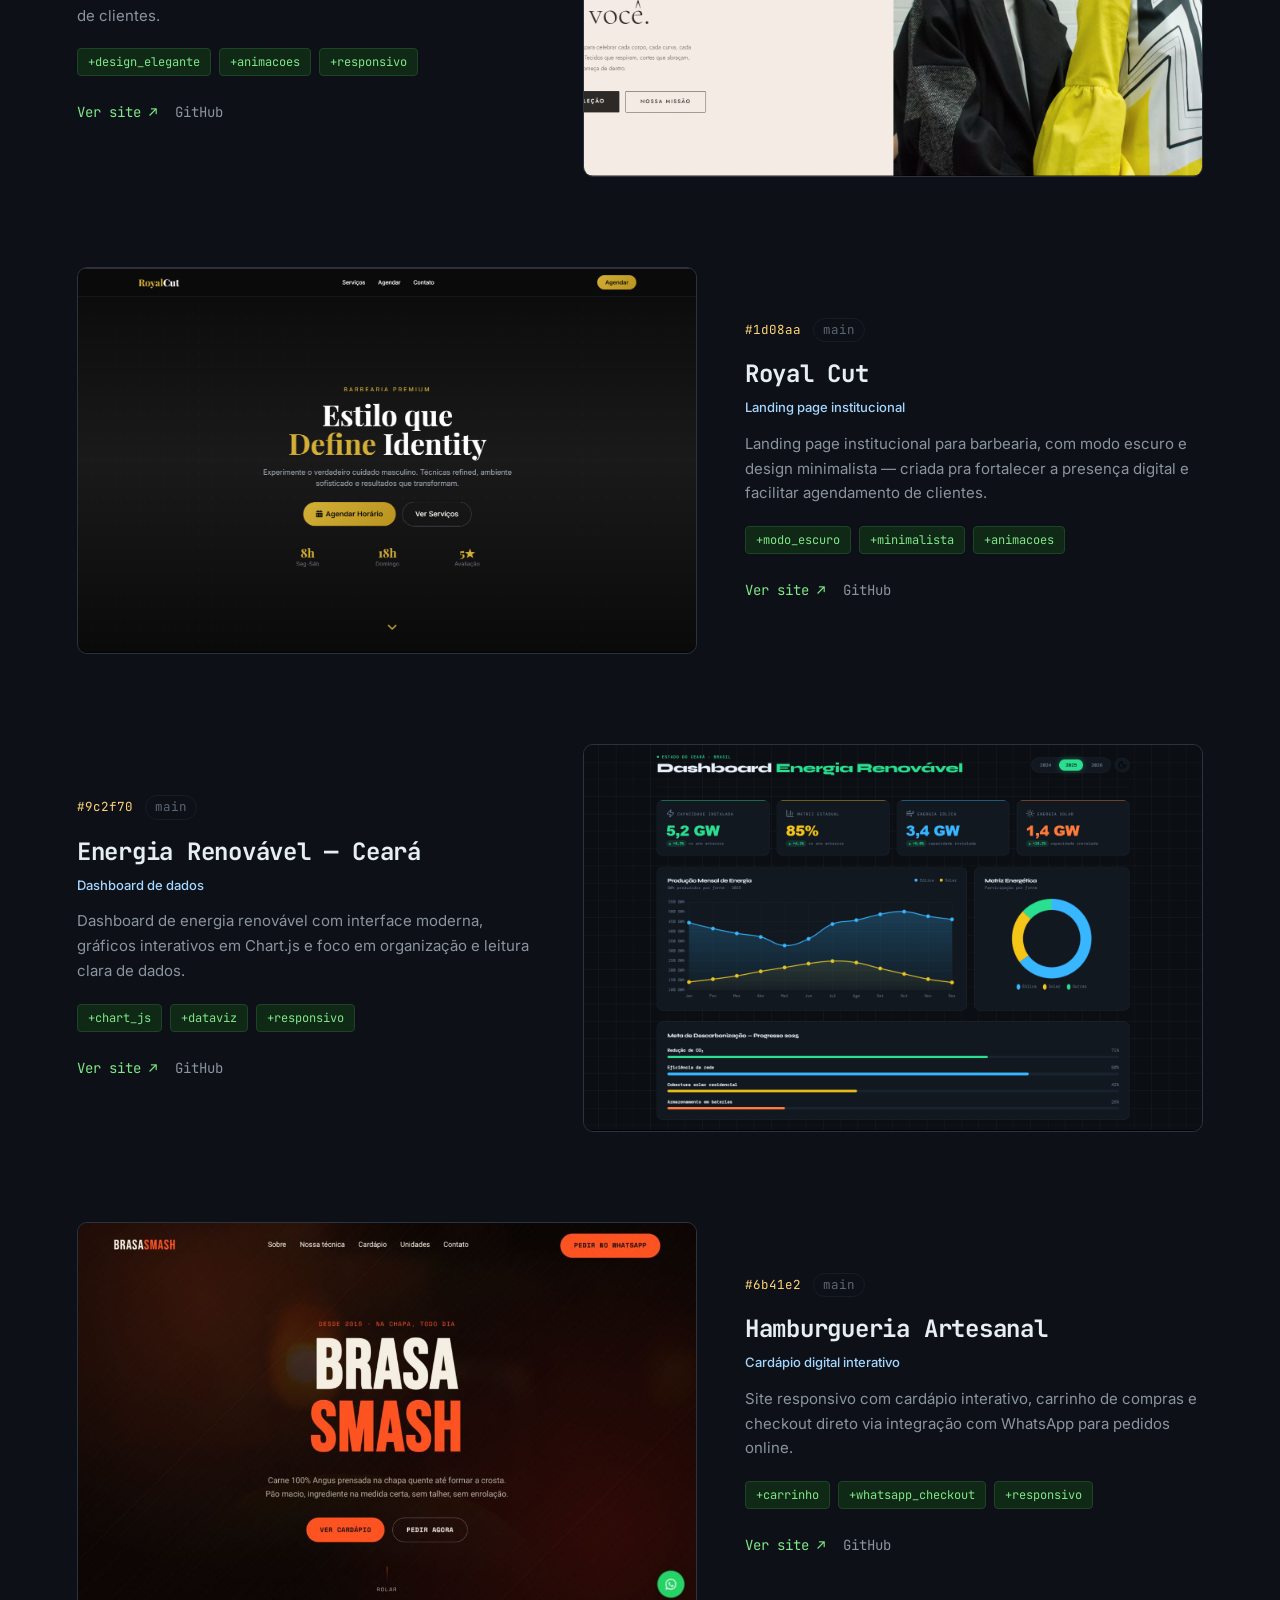
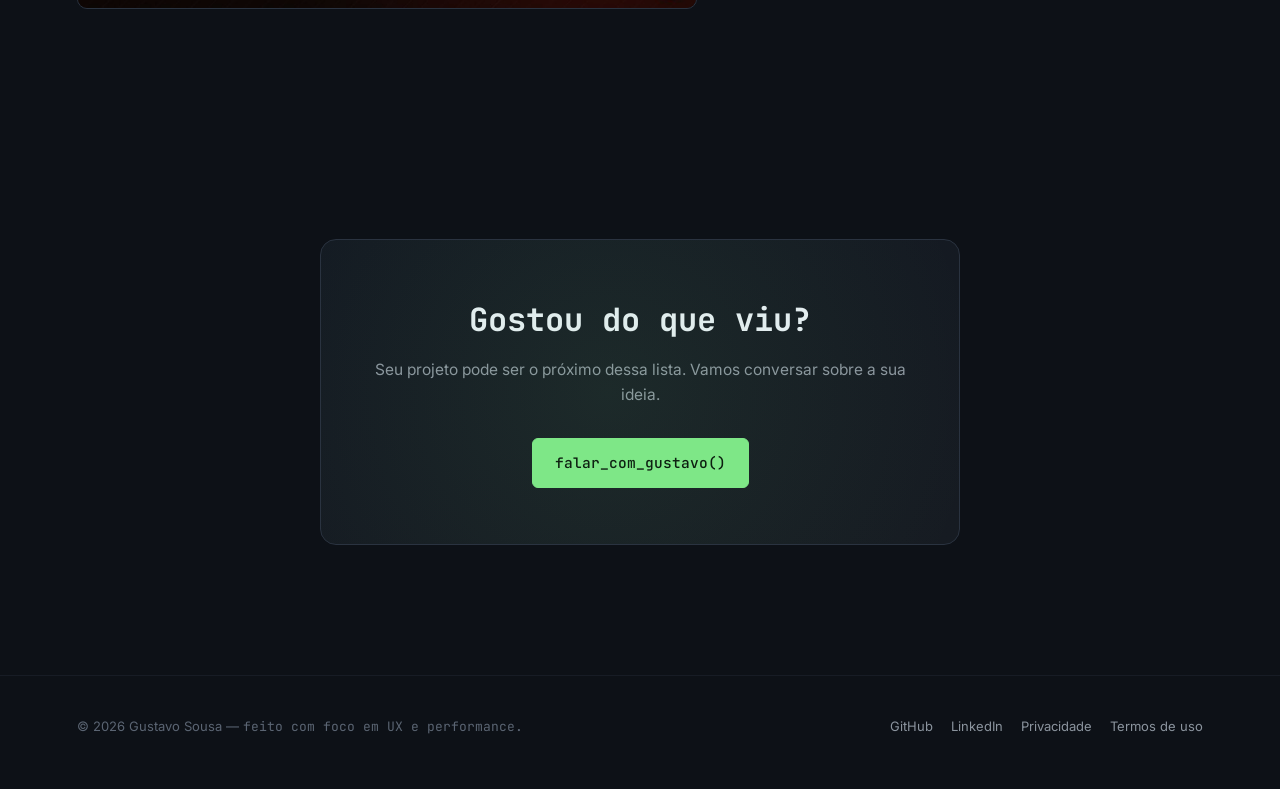
<file: projetos.html>
<!DOCTYPE html>
<html lang="pt-BR">
<head>
<meta charset="UTF-8">
<meta name="viewport" content="width=device-width, initial-scale=1.0">
<title>Projetos — Gustavo Sousa</title>
<meta name="description" content="Acervo completo de projetos front-end de Gustavo Sousa: sites institucionais, landing pages e dashboards de dados.">
<link rel="preconnect" href="https://fonts.googleapis.com">
<link rel="preconnect" href="https://fonts.gstatic.com" crossorigin>
<link href="https://fonts.googleapis.com/css2?family=JetBrains+Mono:ital,wght@0,400;0,500;0,600;0,700;0,800;1,400&family=Inter:wght@400;500;600;700;800&display=swap" rel="stylesheet">
<link rel="stylesheet" href="css/style.css">
<link rel="icon" type="image/x-icon" href="Assets/Icon/favicon.ico">
</head>
<body>

<div class="cx-cursor" id="cxCursor"></div>
<div class="cx-cursor-ring" id="cxRing"></div>
<div class="noise-layer"></div>

<div id="siteNav"></div>

<!-- ============ PAGE HERO ============ -->
<section class="page-hero">
  <div class="page-hero-inner">
    <span class="section-tag">$ ls -la ./projetos</span>
    <h1 class="page-title">Todos os projetos</h1>
    <p class="page-lead">O acervo completo de interfaces que já construí — cada uma resolvendo um problema real de negócio.</p>
  </div>
</section>

<!-- ============ PROJETOS ============ -->
<section class="projects projects-page">
  <div class="project-list">

<article class="project-row row-reverse reveal-up">
      <div class="project-shot">
        <img src="Assets/imagens/FloriculturabelaFioreSite.png" alt="Screenshot do site Royal Cut" loading="lazy">
        <div class="shot-overlay"><a href="https://floriculturabelafiore.com.br/">view_live →</a></div>
      </div>
      <div class="project-info">
        <div class="project-meta">
          <span class="commit-hash">#1d08aa</span>
          <span class="commit-branch">main</span>
        </div>
        <h3>Floricultura Bela Fiore</h3>
        <p class="project-role">Catálogo digital / Site institucional</p>
        <p class="project-desc">Site institucional e catálogo digital para floricultura, com vitrine de produtos, otimização para dispositivos móveis, integração com WhatsApp e foco na conversão de visitantes em clientes.</p>
        <div class="diff-tags">
          <span class="diff-add">+Catálogo Digital</span>
          <span class="diff-add">+UI|UX</span>
          <span class="diff-add">+Integração com WhatsApp</span>
        </div>
        <div class="project-links">
          <a href="https://floriculturabelafiore.com.br/" target="_blank" rel="noopener" class="plink plink-primary">Ver site ↗</a>
          <a href="https://github.com/SousaGustav/Floricultura-Bela-Fiore---Site-completo-com-cat-logo-digital" target="_blank" rel="noopener" class="plink">GitHub</a>
        </div>
      </div>
    </article>
    
    <article class="project-row reveal-up">
      <div class="project-shot">
        <img src="Assets/imagens/AlphaColchoesSite.png" alt="Screenshot do site Alpha Colchões" loading="lazy">
        <div class="shot-overlay"><span>view_live →</span></div>
      </div>
      <div class="project-info">
        <div class="project-meta">
          <span class="commit-hash">#a3f9c1</span>
          <span class="commit-branch">main</span>
        </div>
        <h3>Alpha Colchões</h3>
        <p class="project-role">Site institucional</p>
        <p class="project-desc">Site institucional moderno para loja de colchões, com apresentação de produtos, design responsivo e foco total em credibilidade e atendimento online.</p>
        <div class="diff-tags">
          <span class="diff-add">+responsivo</span>
          <span class="diff-add">+whatsapp_cta</span>
          <span class="diff-add">+ui_ux</span>
        </div>
        <div class="project-links">
          <a href="https://alphacolchoes.netlify.app/" target="_blank" rel="noopener" class="plink plink-primary">Ver site ↗</a>
          <a href="https://github.com/SousaGustav/Alpha-Colchoes-Landing-Page" target="_blank" rel="noopener" class="plink">GitHub</a>
        </div>
      </div>
    </article>

    <article class="project-row row-reverse reveal-up">
      <div class="project-shot">
        <img src="Assets/imagens/ModeloAuraintimatesSite.png" alt="Screenshot do site Aura Intimates" loading="lazy">
        <div class="shot-overlay"><span>view_live →</span></div>
      </div>
      <div class="project-info">
        <div class="project-meta">
          <span class="commit-hash">#e771b4</span>
          <span class="commit-branch">main</span>
        </div>
        <h3>Aura Intimates</h3>
        <p class="project-role">Landing page comercial</p>
        <p class="project-desc">Landing page responsiva para loja de moda íntima, desenvolvida com foco em design elegante, animações sutis e conversão real de clientes.</p>
        <div class="diff-tags">
          <span class="diff-add">+design_elegante</span>
          <span class="diff-add">+animacoes</span>
          <span class="diff-add">+responsivo</span>
        </div>
        <div class="project-links">
          <a href="https://modelo-site-moda-intima.vercel.app/" target="_blank" rel="noopener" class="plink plink-primary">Ver site ↗</a>
          <a href="https://github.com/SousaGustav/ModeloSiteModaIntima" target="_blank" rel="noopener" class="plink">GitHub</a>
        </div>
      </div>
    </article>

    <article class="project-row reveal-up">
      <div class="project-shot">
        <img src="Assets/imagens/ModeloBarbearia.png" alt="Screenshot do site Royal Cut" loading="lazy">
        <div class="shot-overlay"><span>view_live →</span></div>
      </div>
      <div class="project-info">
        <div class="project-meta">
          <span class="commit-hash">#1d08aa</span>
          <span class="commit-branch">main</span>
        </div>
        <h3>Royal Cut</h3>
        <p class="project-role">Landing page institucional</p>
        <p class="project-desc">Landing page institucional para barbearia, com modo escuro e design minimalista — criada pra fortalecer a presença digital e facilitar agendamento de clientes.</p>
        <div class="diff-tags">
          <span class="diff-add">+modo_escuro</span>
          <span class="diff-add">+minimalista</span>
          <span class="diff-add">+animacoes</span>
        </div>
        <div class="project-links">
          <a href="https://modelo-site-barbearia.vercel.app/" target="_blank" rel="noopener" class="plink plink-primary">Ver site ↗</a>
          <a href="https://github.com/SousaGustav/ModeloSiteBarbearia" target="_blank" rel="noopener" class="plink">GitHub</a>
        </div>
      </div>
    </article>

    <article class="project-row row-reverse reveal-up">
      <div class="project-shot">
        <img src="Assets/imagens/SiteDashboard.png" alt="Screenshot do Dashboard de Energia Renovável" loading="lazy">
        <div class="shot-overlay"><span>view_live →</span></div>
      </div>
      <div class="project-info">
        <div class="project-meta">
          <span class="commit-hash">#9c2f70</span>
          <span class="commit-branch">main</span>
        </div>
        <h3>Energia Renovável — Ceará</h3>
        <p class="project-role">Dashboard de dados</p>
        <p class="project-desc">Dashboard de energia renovável com interface moderna, gráficos interativos em Chart.js e foco em organização e leitura clara de dados.</p>
        <div class="diff-tags">
          <span class="diff-add">+chart_js</span>
          <span class="diff-add">+dataviz</span>
          <span class="diff-add">+responsivo</span>
        </div>
        <div class="project-links">
          <a href="https://dashboard-energia-renovavel-ceara.vercel.app/" target="_blank" rel="noopener" class="plink plink-primary">Ver site ↗</a>
          <a href="https://github.com/SousaGustav/Dashboard-Energia-Renovavel-Ceara/tree/master" target="_blank" rel="noopener" class="plink">GitHub</a>
        </div>
      </div>
    </article>

    <article class="project-row reveal-up">
      <div class="project-shot">
        <img src="Assets/imagens/ModeloBurger.png" alt="Screenshot do cardápio digital de hamburgueria" loading="lazy">
        <div class="shot-overlay"><span>view_live →</span></div>
      </div>
      <div class="project-info">
        <div class="project-meta">
          <span class="commit-hash">#6b41e2</span>
          <span class="commit-branch">main</span>
        </div>
        <h3>Hamburgueria Artesanal</h3>
        <p class="project-role">Cardápio digital interativo</p>
        <p class="project-desc">Site responsivo com cardápio interativo, carrinho de compras e checkout direto via integração com WhatsApp para pedidos online.</p>
        <div class="diff-tags">
          <span class="diff-add">+carrinho</span>
          <span class="diff-add">+whatsapp_checkout</span>
          <span class="diff-add">+responsivo</span>
        </div>
        <div class="project-links">
          <a href="https://hamb.vercel.app/" target="_blank" rel="noopener" class="plink plink-primary">Ver site ↗</a>
          <a href="https://github.com/SousaGustav/Hamb" target="_blank" rel="noopener" class="plink">GitHub</a>
        </div>
      </div>
    </article>

  </div>
</section>

<!-- ============ CTA FINAL ============ -->
<section class="home-cta">
  <div class="home-cta-inner reveal-up">
    <h2>Gostou do que viu?</h2>
    <p>Seu projeto pode ser o próximo dessa lista. Vamos conversar sobre a sua ideia.</p>
    <div class="home-cta-actions">
      <a href="contato.html" class="btn btn-primary"><span>falar_com_gustavo()</span></a>
    </div>
  </div>
</section>

<div id="siteFooter"></div>

<script src="js/nav-footer.js"></script>
<script src="js/script.js"></script>
</body>
</html>
</file>
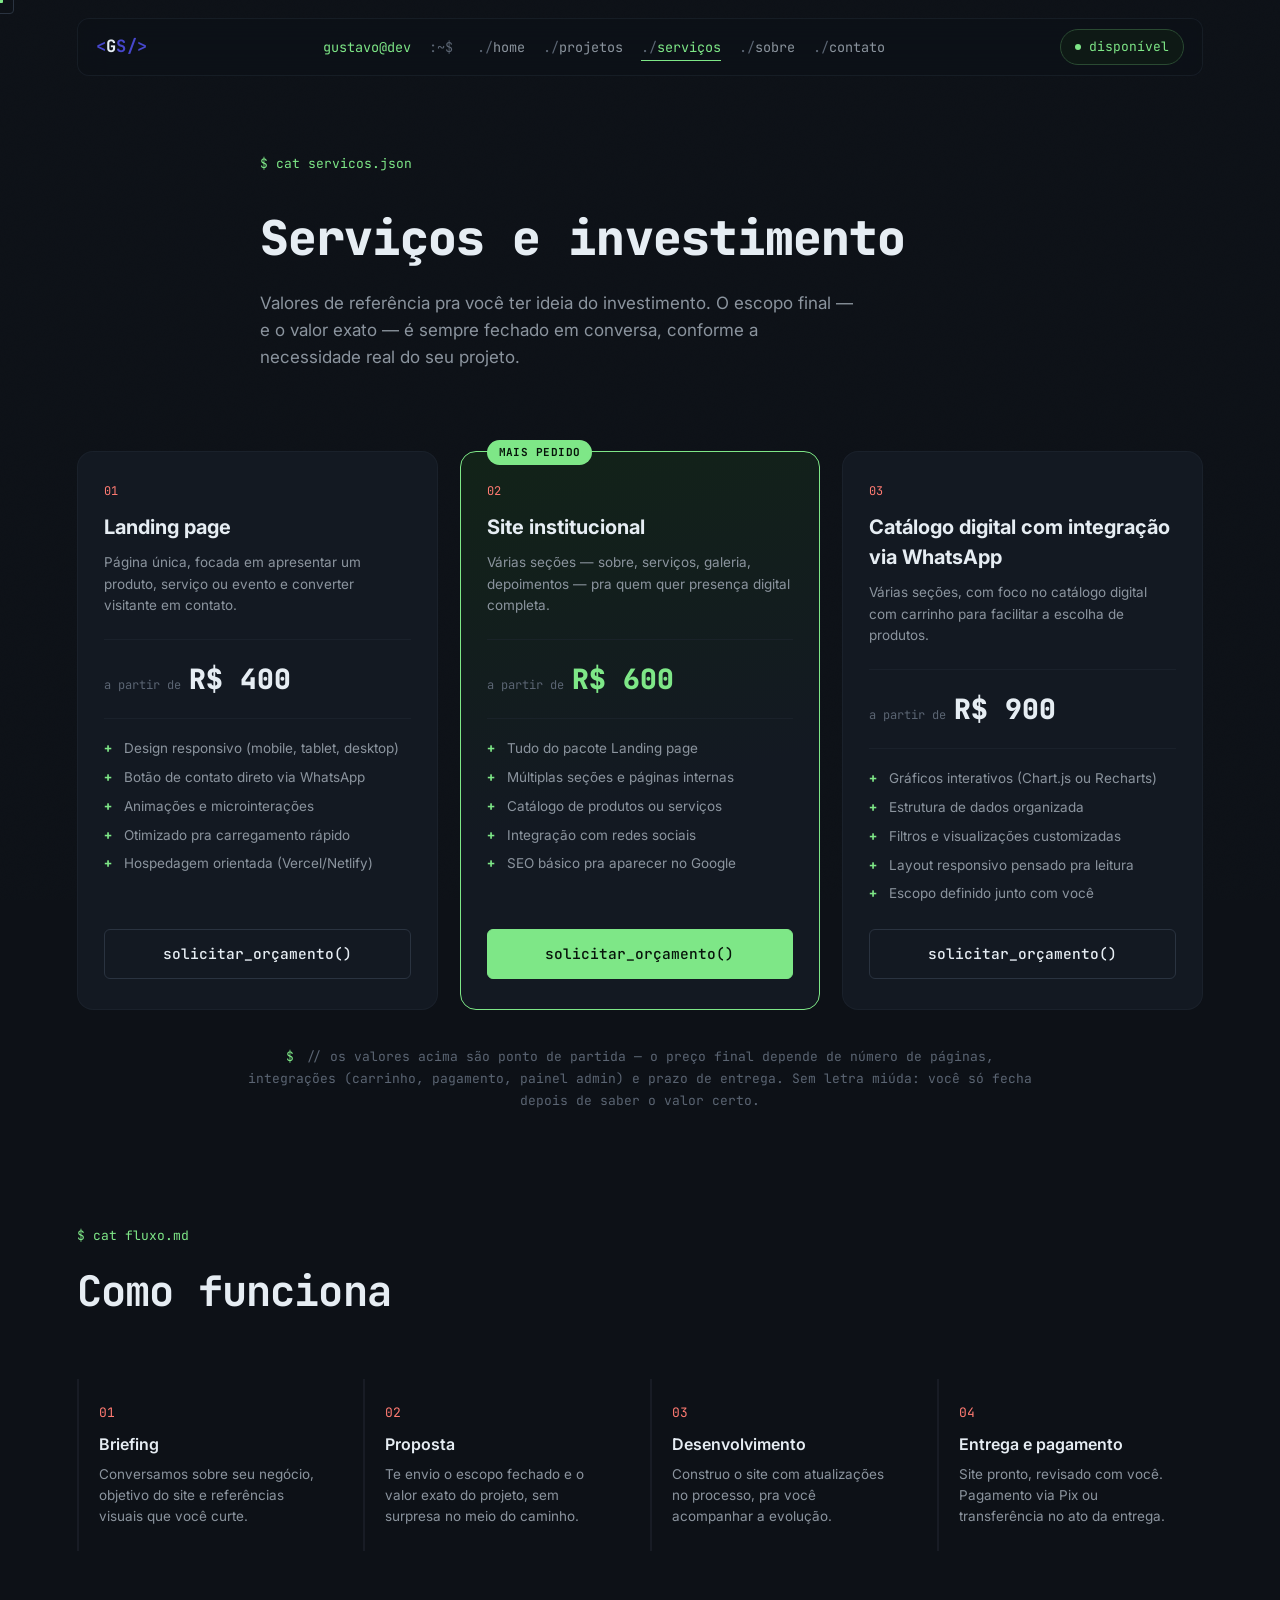
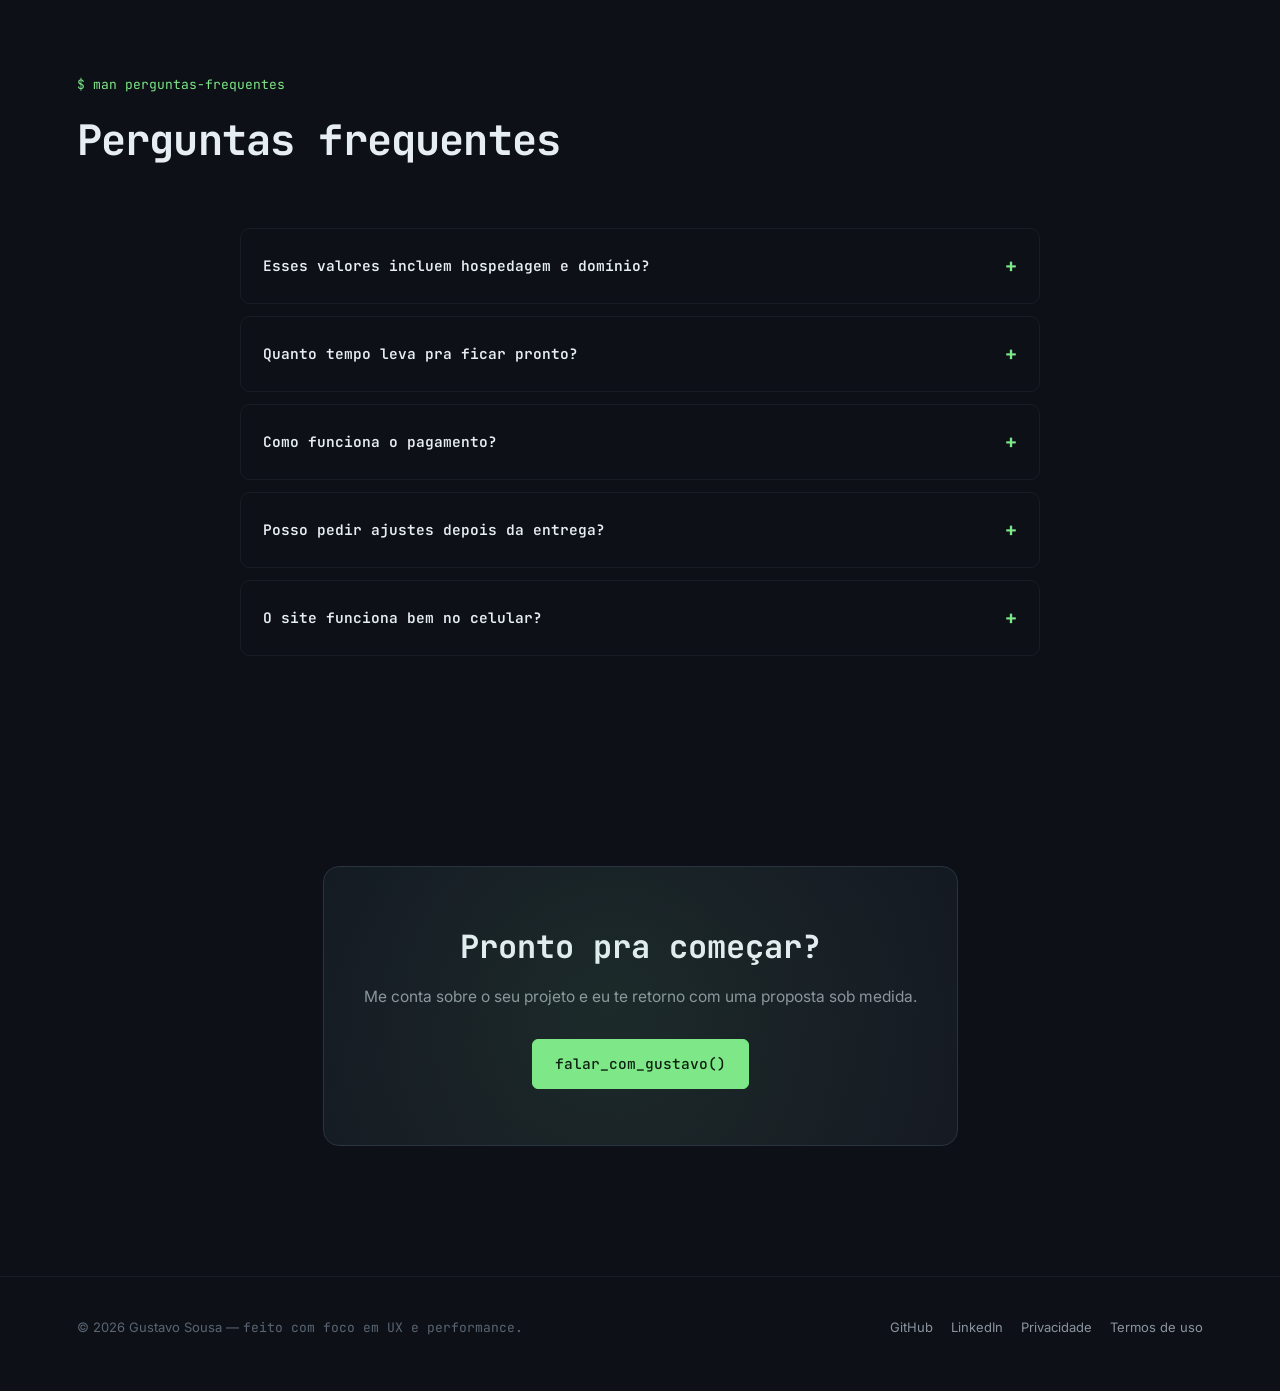
<file: servicos.html>
<!DOCTYPE html>
<html lang="pt-BR">
<head>
<meta charset="UTF-8">
<meta name="viewport" content="width=device-width, initial-scale=1.0">
<title>Serviços e investimento — Gustavo Sousa</title>
<meta name="description" content="Pacotes de criação de site: landing page, site institucional e catálogo digital. Valores a partir de, sob medida pro seu negócio.">
<link rel="preconnect" href="https://fonts.googleapis.com">
<link rel="preconnect" href="https://fonts.gstatic.com" crossorigin>
<link href="https://fonts.googleapis.com/css2?family=JetBrains+Mono:ital,wght@0,400;0,500;0,600;0,700;0,800;1,400&family=Inter:wght@400;500;600;700;800&display=swap" rel="stylesheet">
<link rel="stylesheet" href="css/style.css">
<link rel="icon" type="image/x-icon" href="Assets/Icon/favicon.ico">
</head>
<body>

<div class="cx-cursor" id="cxCursor"></div>
<div class="cx-cursor-ring" id="cxRing"></div>
<div class="noise-layer"></div>

<div id="siteNav"></div>

<!-- ============ PAGE HERO ============ -->
<section class="page-hero">
  <div class="page-hero-inner">
    <span class="section-tag">$ cat servicos.json</span>
    <h1 class="page-title">Serviços e investimento</h1>
    <p class="page-lead">
      Valores de referência pra você ter ideia do investimento. O escopo final — e o valor exato —
      é sempre fechado em conversa, conforme a necessidade real do seu projeto.
    </p>
  </div>
</section>

<!-- ============ PACOTES ============ -->
<section class="pricing">
  <div class="pricing-grid">

    <article class="pricing-card reveal-up">
      <div class="pricing-head">
        <span class="card-num">01</span>
        <h3>Landing page</h3>
        <p class="pricing-desc">Página única, focada em apresentar um produto, serviço ou evento e converter visitante em contato.</p>
      </div>
      <div class="pricing-value">
        <span class="pricing-from">a partir de</span>
        <span class="pricing-amount">R$ 400</span>
      </div>
      <ul class="pricing-features">
        <li>Design responsivo (mobile, tablet, desktop)</li>
        <li>Botão de contato direto via WhatsApp</li>
        <li>Animações e microinterações</li>
        <li>Otimizado pra carregamento rápido</li>
        <li>Hospedagem orientada (Vercel/Netlify)</li>
      </ul>
      <a href="contato.html" class="btn btn-ghost pricing-cta">solicitar_orçamento()</a>
    </article>

    <article class="pricing-card pricing-featured reveal-up">
      <span class="pricing-badge">mais pedido</span>
      <div class="pricing-head">
        <span class="card-num">02</span>
        <h3>Site institucional</h3>
        <p class="pricing-desc">Várias seções — sobre, serviços, galeria, depoimentos — pra quem quer presença digital completa.</p>
      </div>
      <div class="pricing-value">
        <span class="pricing-from">a partir de</span>
        <span class="pricing-amount">R$ 600</span>
      </div>
      <ul class="pricing-features">
        <li>Tudo do pacote Landing page</li>
        <li>Múltiplas seções e páginas internas</li>
        <li>Catálogo de produtos ou serviços</li>
        <li>Integração com redes sociais</li>
        <li>SEO básico pra aparecer no Google</li>
      </ul>
      <a href="contato.html" class="btn btn-primary pricing-cta">solicitar_orçamento()</a>
    </article>

    <article class="pricing-card reveal-up">
      <div class="pricing-head">
        <span class="card-num">03</span>
        <h3>Catálogo digital com integração via WhatsApp</h3>
        <p class="pricing-desc">Várias seções, com foco no catálogo digital com carrinho para facilitar a escolha de produtos.</p>
      </div>
      <div class="pricing-value">
        <span class="pricing-from">a partir de</span>
        <span class="pricing-amount">R$ 900</span>
      </div>
      <ul class="pricing-features">
        <li>Gráficos interativos (Chart.js ou Recharts)</li>
        <li>Estrutura de dados organizada</li>
        <li>Filtros e visualizações customizadas</li>
        <li>Layout responsivo pensado pra leitura</li>
        <li>Escopo definido junto com você</li>
      </ul>
      <a href="contato.html" class="btn btn-ghost pricing-cta">solicitar_orçamento()</a>
    </article>

  </div>

  <p class="pricing-note reveal-up">
    <span class="t-prompt">$</span> // os valores acima são ponto de partida — o preço final depende de número de páginas,
    integrações (carrinho, pagamento, painel admin) e prazo de entrega. Sem letra miúda: você só fecha depois de saber o valor certo.
  </p>
</section>

<!-- ============ COMO FUNCIONA ============ -->
<section class="how-it-works">
  <div class="section-head">
    <span class="section-tag">$ cat fluxo.md</span>
    <h2 class="section-title">Como funciona</h2>
  </div>

  <div class="flow-grid">
    <div class="flow-step reveal-up">
      <span class="flow-num">01</span>
      <h3>Briefing</h3>
      <p>Conversamos sobre seu negócio, objetivo do site e referências visuais que você curte.</p>
    </div>
    <div class="flow-step reveal-up">
      <span class="flow-num">02</span>
      <h3>Proposta</h3>
      <p>Te envio o escopo fechado e o valor exato do projeto, sem surpresa no meio do caminho.</p>
    </div>
    <div class="flow-step reveal-up">
      <span class="flow-num">03</span>
      <h3>Desenvolvimento</h3>
      <p>Construo o site com atualizações no processo, pra você acompanhar a evolução.</p>
    </div>
    <div class="flow-step reveal-up">
      <span class="flow-num">04</span>
      <h3>Entrega e pagamento</h3>
      <p>Site pronto, revisado com você. Pagamento via Pix ou transferência no ato da entrega.</p>
    </div>
  </div>
</section>

<!-- ============ FAQ ============ -->
<section class="faq">
  <div class="section-head">
    <span class="section-tag">$ man perguntas-frequentes</span>
    <h2 class="section-title">Perguntas frequentes</h2>
  </div>

  <div class="faq-list">
    <details class="faq-item reveal-up">
      <summary>Esses valores incluem hospedagem e domínio?</summary>
      <p>Os valores cobrem o desenvolvimento do site. Hospedagem em serviços como Vercel ou Netlify costuma ser gratuita pra esse porte de projeto; domínio próprio (ex: seunegocio.com.br) é um custo à parte, pago direto ao registrador.</p>
    </details>
    <details class="faq-item reveal-up">
      <summary>Quanto tempo leva pra ficar pronto?</summary>
      <p>Depende do escopo — uma landing page simples sai mais rápido que um site institucional completo ou um Catálogo com integração com WhatsApp. O prazo exato entra na proposta, junto com o valor.</p>
    </details>
    <details class="faq-item reveal-up">
      <summary>Como funciona o pagamento?</summary>
      <p>Pagamento via Pix, transferência ou cartão de crédito e débito, feito no ato da entrega do projeto pronto.</p>
    </details>
    <details class="faq-item reveal-up">
      <summary>Posso pedir ajustes depois da entrega?</summary>
      <p>Pode sim — pequenos ajustes a gente combina caso a caso na conversa. Se for uma mudança grande de escopo, entra como um novo orçamento.</p>
    </details>
    <details class="faq-item reveal-up">
      <summary>O site funciona bem no celular?</summary>
      <p>Sim. Todo projeto é construído mobile first, ou seja, pensado pra funcionar bem no celular antes de tudo — já que é de lá que vem a maior parte do tráfego.</p>
    </details>
  </div>
</section>

<!-- ============ CTA FINAL ============ -->
<section class="home-cta">
  <div class="home-cta-inner reveal-up">
    <h2>Pronto pra começar?</h2>
    <p>Me conta sobre o seu projeto e eu te retorno com uma proposta sob medida.</p>
    <div class="home-cta-actions">
      <a href="contato.html" class="btn btn-primary"><span>falar_com_gustavo()</span></a>
    </div>
  </div>
</section>

<div id="siteFooter"></div>

<script src="js/nav-footer.js"></script>
<script src="js/script.js"></script>
</body>
</html>
</file>
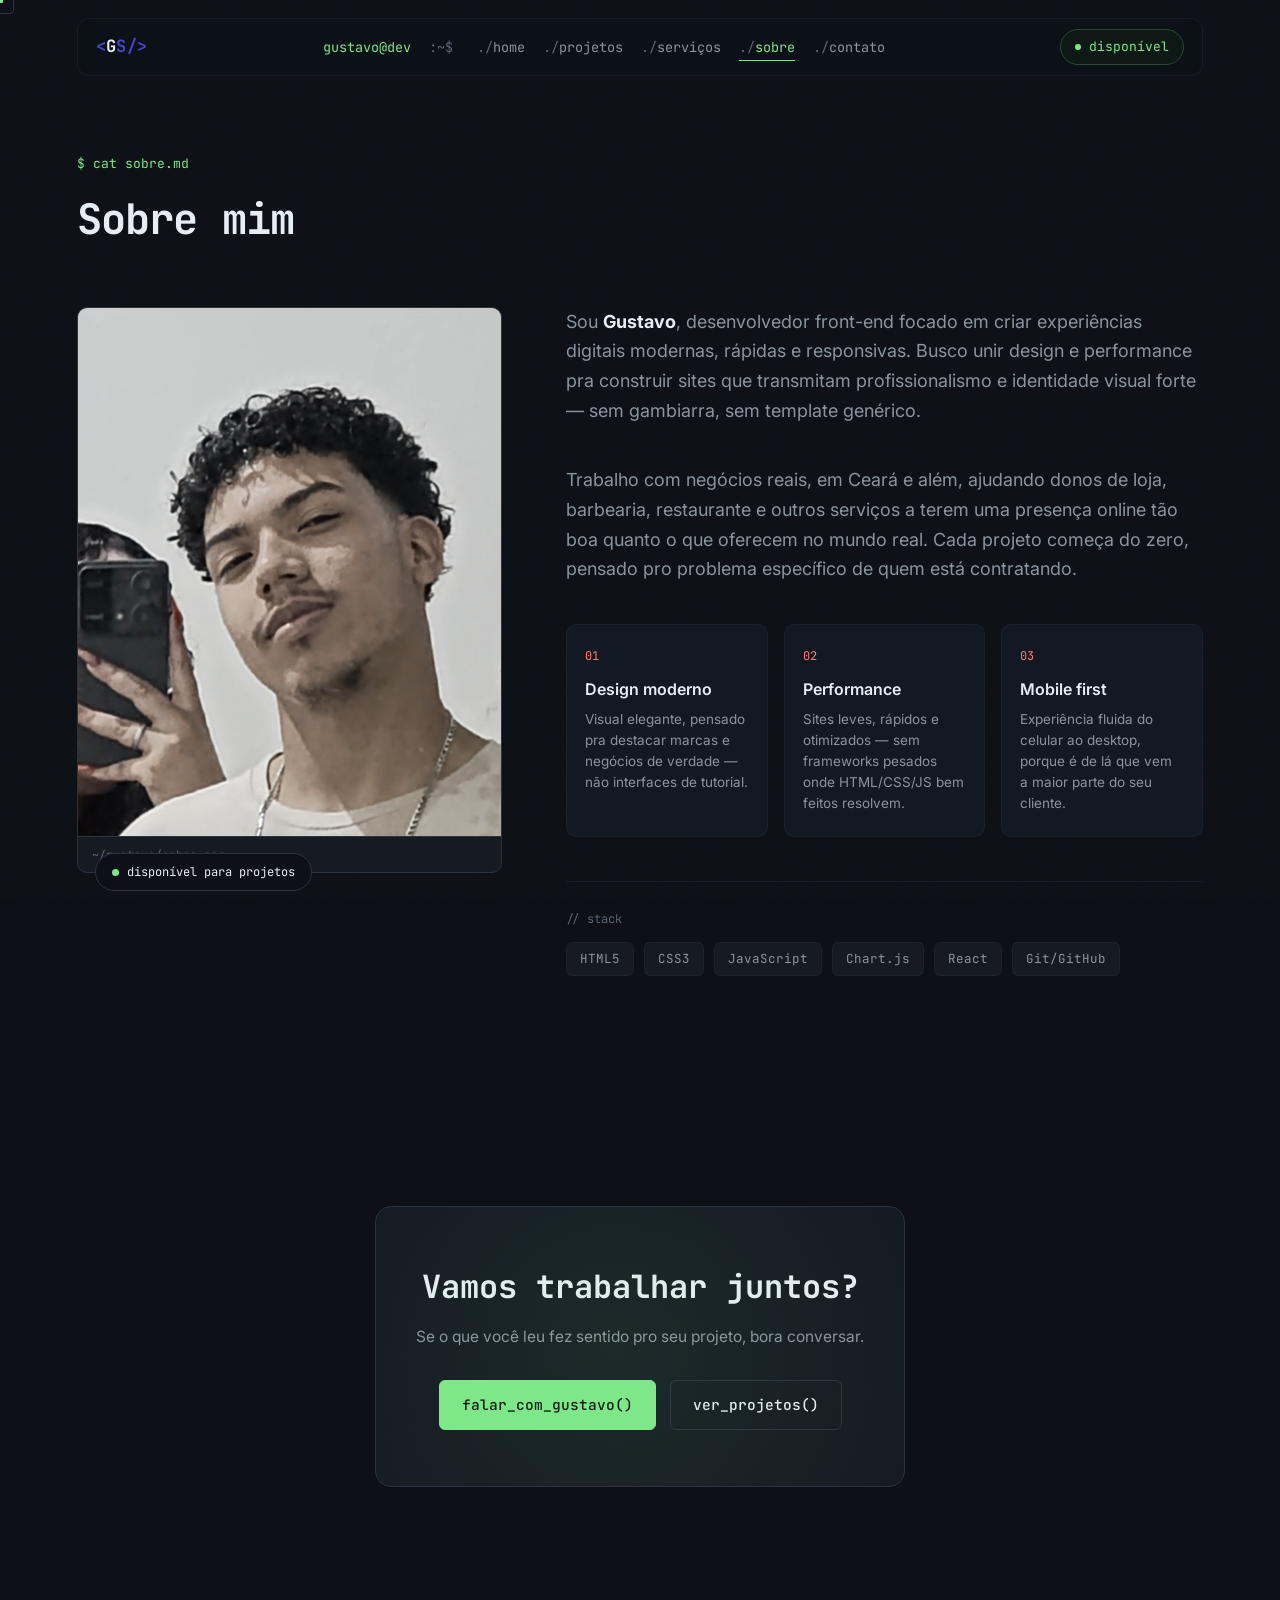
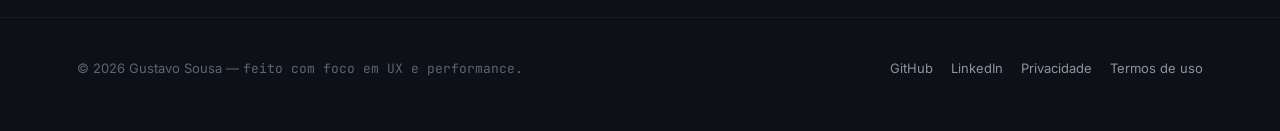
<file: sobre.html>
<!DOCTYPE html>
<html lang="pt-BR">
<head>
<meta charset="UTF-8">
<meta name="viewport" content="width=device-width, initial-scale=1.0">
<title>Sobre — Gustavo Sousa</title>
<meta name="description" content="Conheça Gustavo Sousa, desenvolvedor front-end de Ceará, Brasil. Design moderno, performance e mobile first.">
<link rel="preconnect" href="https://fonts.googleapis.com">
<link rel="preconnect" href="https://fonts.gstatic.com" crossorigin>
<link href="https://fonts.googleapis.com/css2?family=JetBrains+Mono:ital,wght@0,400;0,500;0,600;0,700;0,800;1,400&family=Inter:wght@400;500;600;700;800&display=swap" rel="stylesheet">
<link rel="stylesheet" href="css/style.css">
<link rel="icon" type="image/x-icon" href="Assets/Icon/favicon.ico">
</head>
<body>

<div class="cx-cursor" id="cxCursor"></div>
<div class="cx-cursor-ring" id="cxRing"></div>
<div class="noise-layer"></div>

<div id="siteNav"></div>

<!-- ============ SOBRE ============ -->
<section class="about about-page">
  <div class="section-head">
    <span class="section-tag">$ cat sobre.md</span>
    <h2 class="section-title">Sobre mim</h2>
  </div>

  <div class="about-grid">
    <div class="about-photo-wrap reveal-up">
      <div class="photo-frame">
        <img src="Assets/imagens/FotoPerfil.webp" alt="Foto de Gustavo Sousa" class="about-photo">
        <div class="photo-tagbar">
          <span>~/gustavo/sobre.png</span>
        </div>
      </div>
      <div class="about-badge">
        <span class="badge-ping"></span>
        disponível para projetos
      </div>
    </div>

    <div class="about-content">
      <p class="about-lead reveal-up">
        Sou <strong>Gustavo</strong>, desenvolvedor front-end focado em criar experiências digitais modernas,
        rápidas e responsivas. Busco unir design e performance pra construir sites que transmitam
        profissionalismo e identidade visual forte — sem gambiarra, sem template genérico.
      </p>

      <p class="about-lead reveal-up">
        Trabalho com negócios reais, em Ceará e além, ajudando donos de loja, barbearia, restaurante
        e outros serviços a terem uma presença online tão boa quanto o que oferecem no mundo real.
        Cada projeto começa do zero, pensado pro problema específico de quem está contratando.
      </p>

      <div class="about-cards">
        <div class="about-card reveal-up">
          <span class="card-num">01</span>
          <h3>Design moderno</h3>
          <p>Visual elegante, pensado pra destacar marcas e negócios de verdade — não interfaces de tutorial.</p>
        </div>
        <div class="about-card reveal-up">
          <span class="card-num">02</span>
          <h3>Performance</h3>
          <p>Sites leves, rápidos e otimizados — sem frameworks pesados onde HTML/CSS/JS bem feitos resolvem.</p>
        </div>
        <div class="about-card reveal-up">
          <span class="card-num">03</span>
          <h3>Mobile first</h3>
          <p>Experiência fluida do celular ao desktop, porque é de lá que vem a maior parte do seu cliente.</p>
        </div>
      </div>

      <div class="stack-strip reveal-up">
        <span class="stack-label">// stack</span>
        <div class="stack-icons">
          <span class="stack-chip">HTML5</span>
          <span class="stack-chip">CSS3</span>
          <span class="stack-chip">JavaScript</span>
          <span class="stack-chip">Chart.js</span>
          <span class="stack-chip">React</span>
          <span class="stack-chip">Git/GitHub</span>
        </div>
      </div>
    </div>
  </div>
</section>

<!-- ============ CTA FINAL ============ -->
<section class="home-cta">
  <div class="home-cta-inner reveal-up">
    <h2>Vamos trabalhar juntos?</h2>
    <p>Se o que você leu fez sentido pro seu projeto, bora conversar.</p>
    <div class="home-cta-actions">
      <a href="contato.html" class="btn btn-primary"><span>falar_com_gustavo()</span></a>
      <a href="projetos.html" class="btn btn-ghost">ver_projetos()</a>
    </div>
  </div>
</section>

<div id="siteFooter"></div>

<script src="js/nav-footer.js"></script>
<script src="js/script.js"></script>
</body>
</html>
</file>
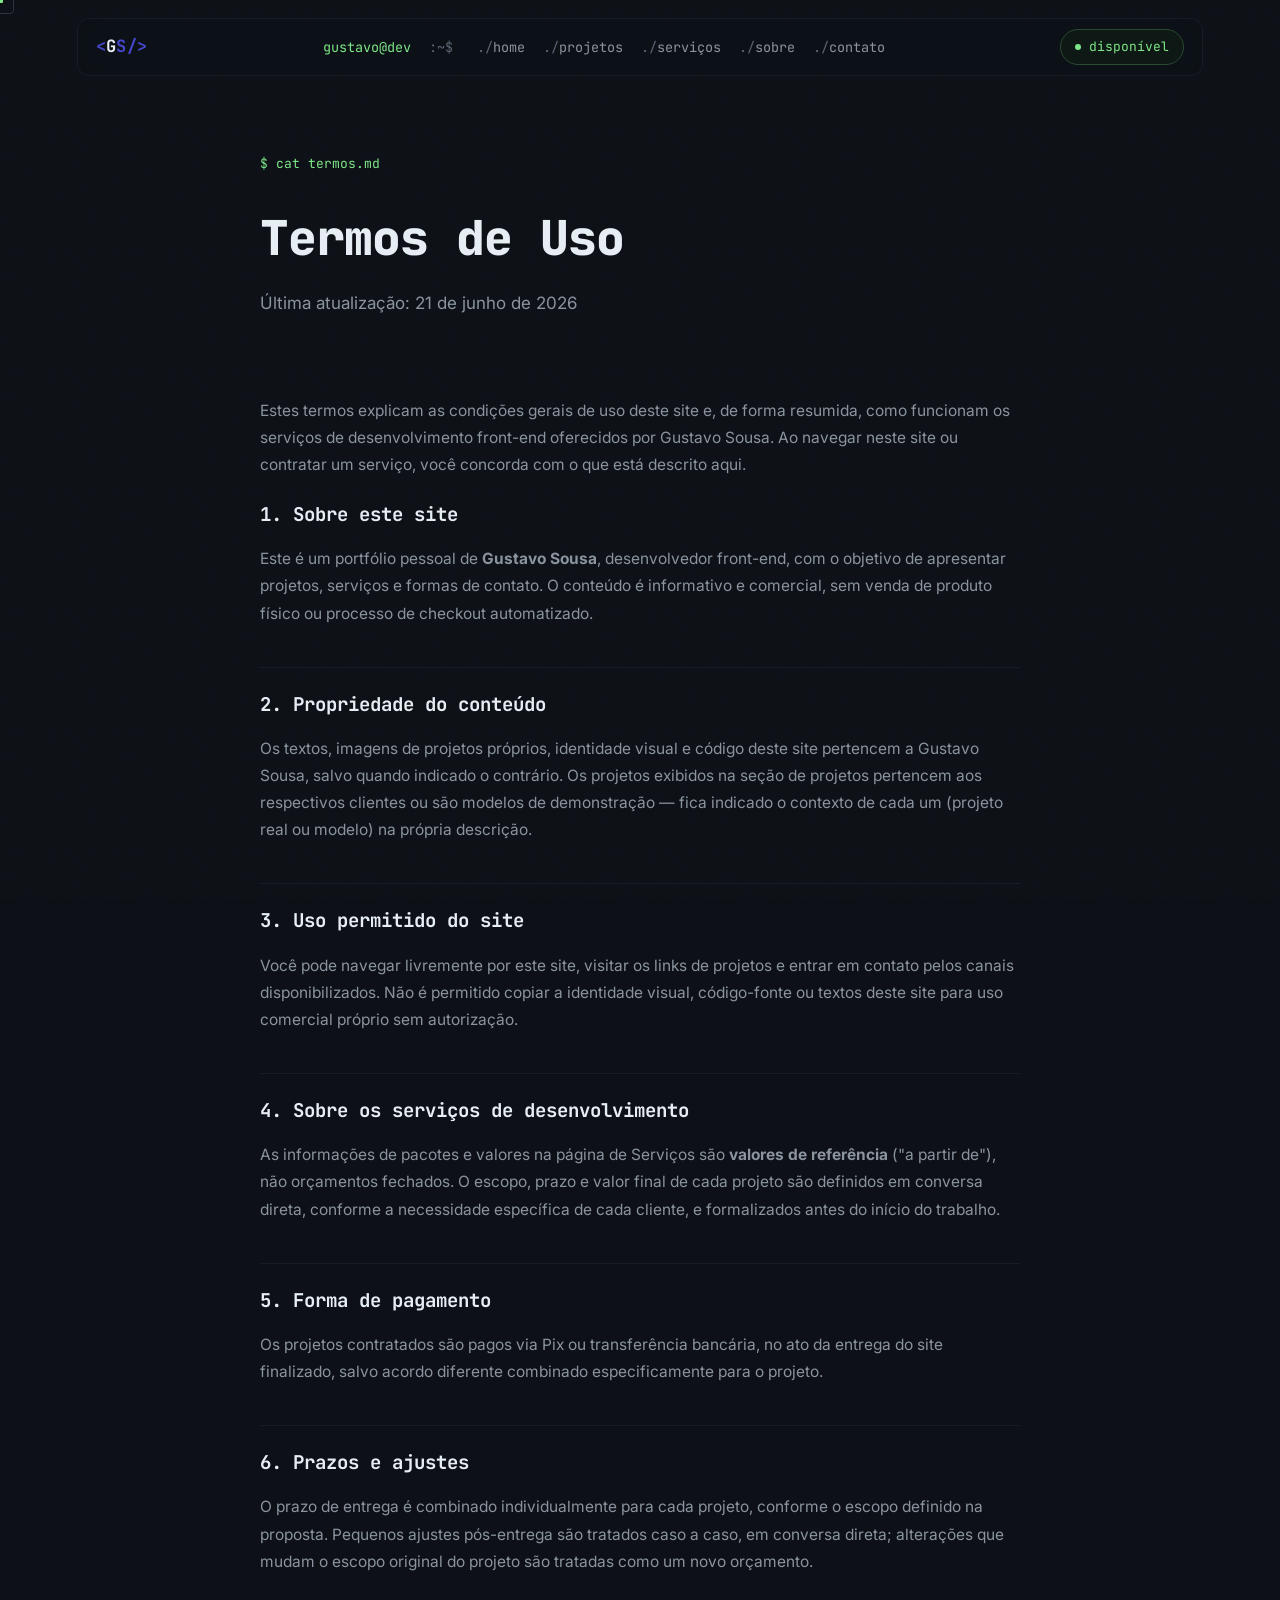
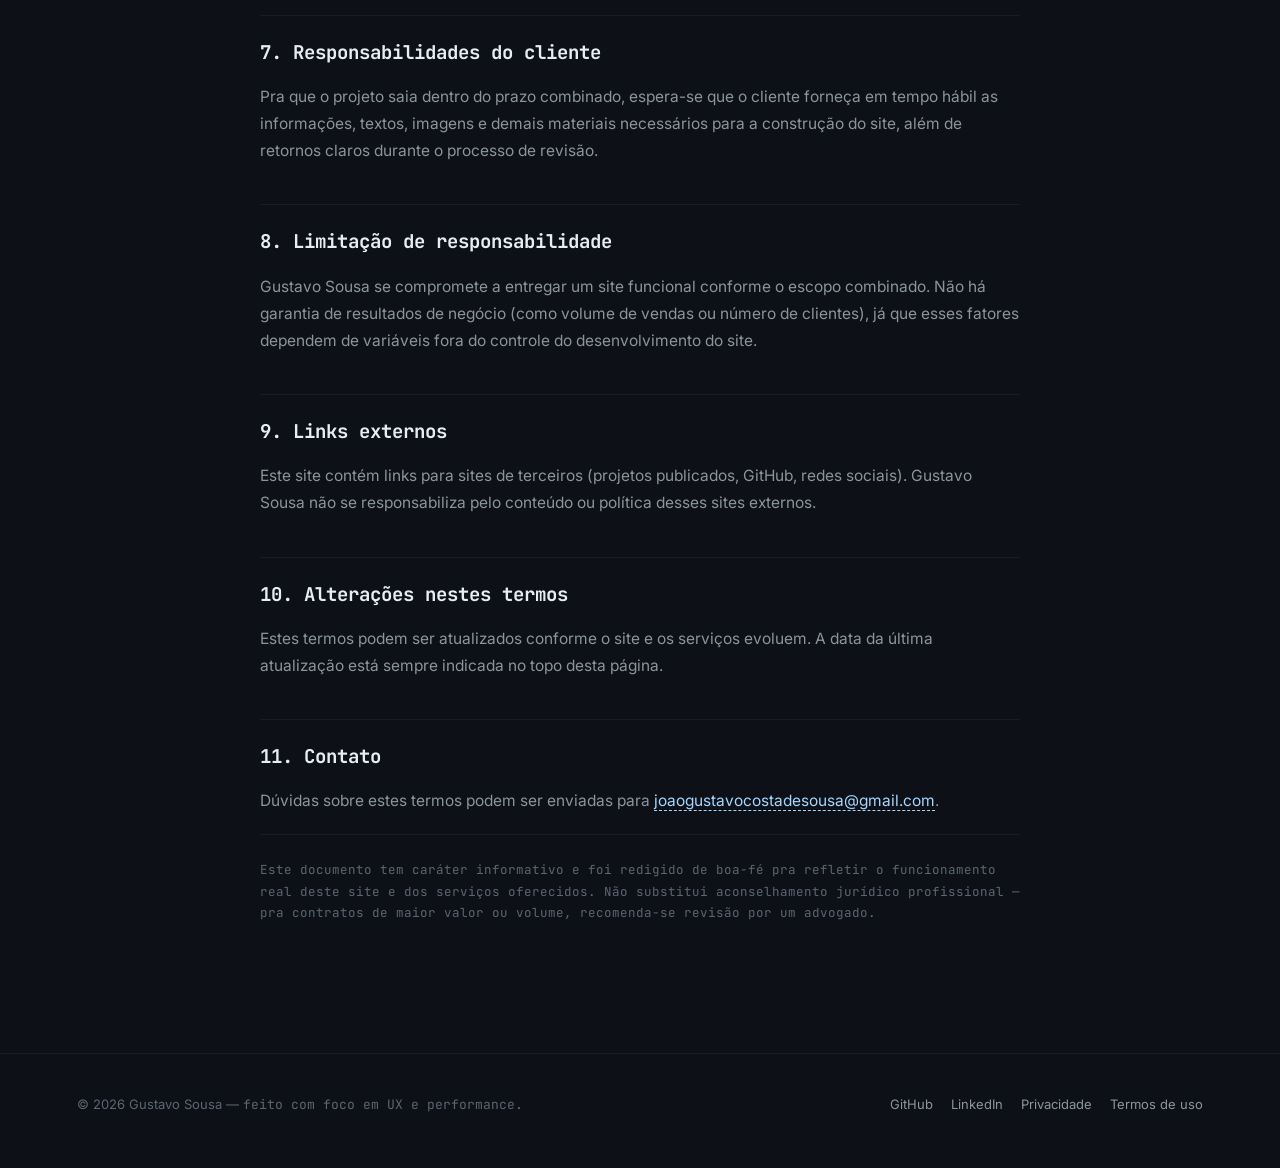
<file: termos.html>
<!DOCTYPE html>
<html lang="pt-BR">
<head>
<meta charset="UTF-8">
<meta name="viewport" content="width=device-width, initial-scale=1.0">
<title>Termos de Uso — Gustavo Sousa</title>
<meta name="description" content="Termos de uso do site e dos serviços de desenvolvimento front-end de Gustavo Sousa.">
<meta name="robots" content="noindex">
<link rel="preconnect" href="https://fonts.googleapis.com">
<link rel="preconnect" href="https://fonts.gstatic.com" crossorigin>
<link href="https://fonts.googleapis.com/css2?family=JetBrains+Mono:ital,wght@0,400;0,500;0,600;0,700;0,800;1,400&family=Inter:wght@400;500;600;700;800&display=swap" rel="stylesheet">
<link rel="stylesheet" href="css/style.css">
<link rel="icon" type="image/x-icon" href="Assets/Icon/favicon.ico">
</head>
<body>

<div class="cx-cursor" id="cxCursor"></div>
<div class="cx-cursor-ring" id="cxRing"></div>
<div class="noise-layer"></div>

<div id="siteNav"></div>

<section class="page-hero">
  <div class="page-hero-inner">
    <span class="section-tag">$ cat termos.md</span>
    <h1 class="page-title">Termos de Uso</h1>
    <p class="page-lead">Última atualização: <time datetime="2026-06-21">21 de junho de 2026</time></p>
  </div>
</section>

<section class="legal-content">
  <div class="legal-doc reveal-up">

    <p>Estes termos explicam as condições gerais de uso deste site e, de forma resumida, como
    funcionam os serviços de desenvolvimento front-end oferecidos por Gustavo Sousa. Ao navegar
    neste site ou contratar um serviço, você concorda com o que está descrito aqui.</p>

    <h2>1. Sobre este site</h2>
    <p>Este é um portfólio pessoal de <strong>Gustavo Sousa</strong>, desenvolvedor front-end, com o
    objetivo de apresentar projetos, serviços e formas de contato. O conteúdo é informativo e
    comercial, sem venda de produto físico ou processo de checkout automatizado.</p>

    <h2>2. Propriedade do conteúdo</h2>
    <p>Os textos, imagens de projetos próprios, identidade visual e código deste site pertencem a
    Gustavo Sousa, salvo quando indicado o contrário. Os projetos exibidos na seção de projetos
    pertencem aos respectivos clientes ou são modelos de demonstração — fica indicado o contexto
    de cada um (projeto real ou modelo) na própria descrição.</p>

    <h2>3. Uso permitido do site</h2>
    <p>Você pode navegar livremente por este site, visitar os links de projetos e entrar em contato
    pelos canais disponibilizados. Não é permitido copiar a identidade visual, código-fonte ou
    textos deste site para uso comercial próprio sem autorização.</p>

    <h2>4. Sobre os serviços de desenvolvimento</h2>
    <p>As informações de pacotes e valores na página de Serviços são <strong>valores de referência</strong>
    ("a partir de"), não orçamentos fechados. O escopo, prazo e valor final de cada projeto são
    definidos em conversa direta, conforme a necessidade específica de cada cliente, e formalizados
    antes do início do trabalho.</p>

    <h2>5. Forma de pagamento</h2>
    <p>Os projetos contratados são pagos via Pix ou transferência bancária, no ato da entrega do
    site finalizado, salvo acordo diferente combinado especificamente para o projeto.</p>

    <h2>6. Prazos e ajustes</h2>
    <p>O prazo de entrega é combinado individualmente para cada projeto, conforme o escopo definido
    na proposta. Pequenos ajustes pós-entrega são tratados caso a caso, em conversa direta; alterações
    que mudam o escopo original do projeto são tratadas como um novo orçamento.</p>

    <h2>7. Responsabilidades do cliente</h2>
    <p>Pra que o projeto saia dentro do prazo combinado, espera-se que o cliente forneça em tempo
    hábil as informações, textos, imagens e demais materiais necessários para a construção do site,
    além de retornos claros durante o processo de revisão.</p>

    <h2>8. Limitação de responsabilidade</h2>
    <p>Gustavo Sousa se compromete a entregar um site funcional conforme o escopo combinado. Não há
    garantia de resultados de negócio (como volume de vendas ou número de clientes), já que esses
    fatores dependem de variáveis fora do controle do desenvolvimento do site.</p>

    <h2>9. Links externos</h2>
    <p>Este site contém links para sites de terceiros (projetos publicados, GitHub, redes sociais).
    Gustavo Sousa não se responsabiliza pelo conteúdo ou política desses sites externos.</p>

    <h2>10. Alterações nestes termos</h2>
    <p>Estes termos podem ser atualizados conforme o site e os serviços evoluem. A data da última
    atualização está sempre indicada no topo desta página.</p>

    <h2>11. Contato</h2>
    <p>Dúvidas sobre estes termos podem ser enviadas para
    <a href="mailto:joaogustavocostadesousa@gmail.com" class="legal-link">joaogustavocostadesousa@gmail.com</a>.</p>

    <p class="legal-disclaimer">
      Este documento tem caráter informativo e foi redigido de boa-fé pra refletir o funcionamento real
      deste site e dos serviços oferecidos. Não substitui aconselhamento jurídico profissional — pra
      contratos de maior valor ou volume, recomenda-se revisão por um advogado.
    </p>

  </div>
</section>

<div id="siteFooter"></div>

<script src="js/nav-footer.js"></script>
<script src="js/script.js"></script>
</body>
</html>
</file>
<file: css/style.css>
/* ============================================================
   GUSTAVO SOUSA — PORTFÓLIO
   Identidade: "Terminal Sousa" — dev console refinado.
   ============================================================ */

:root {
  /* paleta */
  --bg-base:      #0d1117;
  --bg-surface:   #131922;
  --bg-elevated:  #161b22;
  --border-soft:  #21283388;
  --border-line:  #2a3340;

  --text-main:    #e6edf3;
  --text-dim:     #8b949e;
  --text-faint:   #5b6573;

  --accent-green: #7ee787;
  --accent-coral: #ff7b72;
  --accent-blue:  #a5d6ff;
  --accent-amber: #ffd479;

  --mono: 'JetBrains Mono', ui-monospace, monospace;
  --sans: 'Inter', system-ui, sans-serif;

  --radius-sm: 6px;
  --radius-md: 10px;
  --radius-lg: 16px;

  --ease: cubic-bezier(.16,.84,.44,1);
}

* { box-sizing: border-box; }
html { scroll-behavior: smooth; }

@media (prefers-reduced-motion: reduce) {
  html { scroll-behavior: auto; }
  *, *::before, *::after {
    animation-duration: 0.001ms !important;
    animation-iteration-count: 1 !important;
    transition-duration: 0.001ms !important;
    scroll-behavior: auto !important;
  }
}

body {
  margin: 0;
  background: var(--bg-base);
  color: var(--text-main);
  font-family: var(--sans);
  line-height: 1.5;
  -webkit-font-smoothing: antialiased;
  overflow-x: hidden;
  cursor: none;
}

@media (max-width: 860px), (hover: none) {
  body { cursor: auto; }
}

a { color: inherit; text-decoration: none; }
img { max-width: 100%; display: block; }
ul { list-style: none; margin: 0; padding: 0; }

::selection {
  background: var(--accent-green);
  color: #08110a;
}

::-webkit-scrollbar { width: 10px; }
::-webkit-scrollbar-track { background: var(--bg-base); }
::-webkit-scrollbar-thumb { background: var(--border-line); border-radius: 8px; }
::-webkit-scrollbar-thumb:hover { background: var(--text-faint); }

:focus-visible {
  outline: 2px solid var(--accent-green);
  outline-offset: 3px;
  border-radius: 4px;
}

/* ============ background texture ============ */
.noise-layer {
  position: fixed;
  inset: 0;
  z-index: 1;
  pointer-events: none;
  opacity: 0.025;
  background-image: url("data:image/svg+xml,%3Csvg xmlns='http://www.w3.org/2000/svg' width='120' height='120'%3E%3Cfilter id='n'%3E%3CfeTurbulence type='fractalNoise' baseFrequency='0.9' numOctaves='2' stitchTiles='stitch'/%3E%3C/filter%3E%3Crect width='100%25' height='100%25' filter='url(%23n)'/%3E%3C/svg%3E");
  mix-blend-mode: overlay;
}

/* ============ custom cursor ============ */
.cx-cursor, .cx-cursor-ring {
  position: fixed;
  top: 0; left: 0;
  pointer-events: none;
  z-index: 9999;
  transform: translate(-50%, -50%);
  will-change: transform;
}
.cx-cursor {
  width: 6px; height: 6px;
  background: var(--accent-green);
  border-radius: 1px;
  transition: width .18s var(--ease), height .18s var(--ease), background .18s var(--ease), border-radius .18s var(--ease);
}
.cx-cursor-ring {
  width: 28px; height: 28px;
  border: 1px solid var(--border-line);
  border-radius: 4px;
  transition: width .25s var(--ease), height .25s var(--ease), border-color .25s var(--ease), transform .12s linear, opacity .2s;
}
.cx-cursor-ring.is-active {
  width: 50px; height: 50px;
  border-color: var(--accent-green);
}
@media (max-width: 860px), (hover: none) {
  .cx-cursor, .cx-cursor-ring { display: none; }
}

/* ============ layout helpers ============ */
section { position: relative; z-index: 2; padding: 0 6vw; }

.section-head { max-width: 1180px; margin: 0 auto 56px; }
.section-tag {
  display: inline-block;
  font-family: var(--mono);
  font-size: 13px;
  color: var(--accent-green);
  margin-bottom: 14px;
}
.section-title {
  font-family: var(--mono);
  font-weight: 700;
  font-size: clamp(28px, 4vw, 42px);
  letter-spacing: -0.02em;
  margin: 0 0 10px;
}
.section-desc {
  color: var(--text-dim);
  font-size: 16px;
  max-width: 560px;
  margin: 0;
}

/* ============ reveal on scroll ============ */
.reveal-up {
  opacity: 0;
  transform: translateY(28px);
  transition: opacity .7s var(--ease), transform .7s var(--ease);
}
.reveal-up.is-visible {
  opacity: 1;
  transform: translateY(0);
}

/* ============ NAV ============ */
.nav-wrap {
  position: fixed;
  top: 0; left: 0; right: 0;
  z-index: 100;
  padding: 18px 6vw 0;
  display: flex;
  flex-direction: column;
  align-items: center;
  pointer-events: none;
}
.nav-inner {
  pointer-events: all;
  width: 100%;
  max-width: 1180px;
  display: flex;
  align-items: center;
  justify-content: space-between;
  gap: 24px;
  padding: 10px 18px;
  background: rgba(13, 17, 23, 0.72);
  backdrop-filter: blur(14px) saturate(140%);
  -webkit-backdrop-filter: blur(14px) saturate(140%);
  border: 1px solid var(--border-soft);
  border-radius: 12px;
  transition: border-color .3s, background .3s;
}
.nav-wrap.scrolled .nav-inner {
  border-color: var(--border-line);
}

.nav-brand {
  font-family: var(--mono);
  font-weight: 700;
  font-size: 17px;
  letter-spacing: 0.02em;
  flex-shrink: 0;
}
.brand-bracket { color: rgb(71, 71, 204); }

.nav-prompt {
  display: flex;
  align-items: center;
  gap: 18px;
  font-family: var(--mono);
  font-size: 13.5px;
  color: var(--text-dim);
  white-space: nowrap;
}
.prompt-user { color: var(--accent-green); }
.prompt-sep { color: var(--text-faint); margin-right: 6px; }

.nav-cmd {
  color: var(--text-dim);
  position: relative;
  transition: color .2s;
}
.nav-cmd .cmd-hash { color: var(--text-faint); }
.nav-cmd:hover { color: var(--text-main); }
.nav-cmd::after {
  content: '';
  position: absolute;
  left: 0; right: 0; bottom: -4px;
  height: 1px;
  background: var(--accent-green);
  transform: scaleX(0);
  transform-origin: left;
  transition: transform .25s var(--ease);
}
.nav-cmd:hover::after { transform: scaleX(1); }
.nav-cmd.is-active-page { color: var(--accent-green); }
.nav-cmd.is-active-page::after { transform: scaleX(1); }

.nav-cta {
  flex-shrink: 0;
  display: flex;
  align-items: center;
  gap: 8px;
  font-family: var(--mono);
  font-size: 13px;
  color: var(--accent-green);
  padding: 7px 14px;
  border: 1px solid #2a4a32;
  border-radius: 20px;
  background: #11201588;
  transition: background .2s, border-color .2s;
}
.nav-cta:hover { background: #14271b; border-color: var(--accent-green); }
.dot-live {
  width: 6px; height: 6px;
  border-radius: 50%;
  background: var(--accent-green);
  box-shadow: 0 0 0 0 rgba(126,231,135,.6);
  animation: ping-dot 2s infinite;
}
@keyframes ping-dot {
  0% { box-shadow: 0 0 0 0 rgba(126,231,135,.5); }
  70% { box-shadow: 0 0 0 6px rgba(126,231,135,0); }
  100% { box-shadow: 0 0 0 0 rgba(126,231,135,0); }
}

.nav-burger {
  display: none;
  flex-direction: column;
  gap: 5px;
  background: none;
  border: none;
  cursor: pointer;
  padding: 6px;
}
.nav-burger span {
  width: 20px; height: 2px;
  background: var(--text-main);
  border-radius: 2px;
  transition: transform .25s var(--ease), opacity .2s;
}
.nav-mobile {
  pointer-events: all;
  width: 100%;
  max-width: 1180px;
  margin-top: 8px;
  display: none;
  flex-direction: column;
  gap: 2px;
  background: rgba(13,17,23,0.97);
  backdrop-filter: blur(14px);
  -webkit-backdrop-filter: blur(14px);
  border: 1px solid var(--border-line);
  border-radius: 12px;
  padding: 10px;
  font-family: var(--mono);
  font-size: 14px;
  margin-bottom: 18px;
}
.nav-mobile.open { display: flex; }
.nav-mobile .nav-cmd { padding: 12px 10px; border-radius: 6px; }
.nav-mobile .nav-cmd:hover { background: var(--bg-elevated); }

@media (max-width: 860px) {
  .nav-prompt, .nav-cta { display: none; }
  .nav-burger { display: flex; }
}

/* ============ HERO ============ */
.hero {
  min-height: 100vh;
  display: flex;
  flex-direction: column;
  justify-content: center;
  padding-top: 110px;
  padding-bottom: 60px;
  position: relative;
  overflow: hidden;
}

.hero-grid-bg {
  position: absolute;
  inset: -10% -10%;
  z-index: 0;
  background-image:
    linear-gradient(to right, #ffffff08 1px, transparent 1px),
    linear-gradient(to bottom, #ffffff08 1px, transparent 1px);
  background-size: 46px 46px;
  mask-image: radial-gradient(ellipse 60% 50% at 50% 35%, black 10%, transparent 75%);
  -webkit-mask-image: radial-gradient(ellipse 60% 50% at 50% 35%, black 10%, transparent 75%);
}

.hero-inner {
  position: relative;
  z-index: 2;
  max-width: 1180px;
  margin: 0 auto;
  width: 100%;
  display: grid;
  grid-template-columns: 1.1fr 0.9fr;
  gap: 60px;
  align-items: center;
}

.eyebrow-line {
  display: flex;
  align-items: center;
  gap: 9px;
  margin-bottom: 22px;
  opacity: 0;
  animation: fade-in-up .6s var(--ease) .1s forwards;
}
.eyebrow-dot {
  width: 7px; height: 7px;
  border-radius: 50%;
  background: var(--accent-coral);
}
.eyebrow-txt {
  font-family: var(--mono);
  font-size: 13px;
  color: var(--text-dim);
}

.hero-title {
  font-family: var(--mono);
  font-weight: 800;
  font-size: clamp(34px, 5vw, 60px);
  line-height: 1.08;
  letter-spacing: -0.02em;
  margin: 0 0 22px;
}
.hero-title span {
  display: block;
  opacity: 0;
  animation: fade-in-up .6s var(--ease) forwards;
}
.line-1 { animation-delay: .2s; }
.line-2 { animation-delay: .32s; }
.line-3 { animation-delay: .44s; }

.hl-compile {
  font-style: normal;
  color: var(--accent-green);
}
.hero-caret {
  display: inline-block;
  color: var(--accent-coral);
  animation: blink-caret 1s step-end infinite;
}

@keyframes fade-in-up {
  from { opacity: 0; transform: translateY(16px); }
  to { opacity: 1; transform: translateY(0); }
}
@keyframes blink-caret {
  0%, 49% { opacity: 1; }
  50%, 100% { opacity: 0; }
}

.hero-sub {
  font-size: 17px;
  color: var(--text-dim);
  max-width: 480px;
  margin: 0 0 32px;
  opacity: 0;
  animation: fade-in-up .6s var(--ease) .56s forwards;
}
.hero-sub strong { color: var(--text-main); }

.hero-actions {
  display: flex;
  gap: 14px;
  margin-bottom: 30px;
  opacity: 0;
  animation: fade-in-up .6s var(--ease) .68s forwards;
}

.btn {
  display: inline-flex;
  align-items: center;
  gap: 9px;
  font-family: var(--mono);
  font-size: 14.5px;
  font-weight: 500;
  padding: 13px 22px;
  border-radius: var(--radius-sm);
  transition: transform .2s var(--ease), background .2s, border-color .2s, box-shadow .2s;
}
.btn-primary {
  background: var(--accent-green);
  color: #07140a;
  border: 1px solid var(--accent-green);
}
.btn-primary:hover {
  transform: translateY(-2px);
  box-shadow: 0 8px 24px -8px rgba(126,231,135,.5);
}
.btn-ghost {
  background: transparent;
  color: var(--text-main);
  border: 1px solid var(--border-line);
}
.btn-ghost:hover {
  border-color: var(--text-dim);
  transform: translateY(-2px);
}

.hero-tags {
  display: flex;
  flex-wrap: wrap;
  gap: 8px;
  opacity: 0;
  animation: fade-in-up .6s var(--ease) .8s forwards;
}
.tag-pill {
  font-family: var(--mono);
  font-size: 12px;
  color: var(--text-dim);
  border: 1px solid var(--border-soft);
  padding: 5px 11px;
  border-radius: 20px;
}

/* ---- terminal window(s) ---- */
.hero-term {
  position: relative;
  display: flex;
  flex-direction: column;
  gap: 22px;
}
.term-glow {
  position: absolute;
  top: 0; left: -40px; right: -40px;
  height: 280px;
  z-index: -1;
  background: radial-gradient(circle at 50% 40%, #7ee78722, transparent 65%);
  filter: blur(10px);
}
.term-window {
  background: var(--bg-elevated);
  border: 1px solid var(--border-line);
  border-radius: var(--radius-md);
  overflow: hidden;
  box-shadow: 0 30px 60px -25px #000a, 0 0 0 1px #ffffff05 inset;
}
.term-bar {
  display: flex;
  align-items: center;
  gap: 14px;
  padding: 11px 14px;
  background: #11161d;
  border-bottom: 1px solid var(--border-line);
}
.term-dot { width: 11px; height: 11px; border-radius: 50%; }
.dot-r { background: #ff5f57; }
.dot-y { background: #febc2e; }
.dot-g { background: #28c840; }
.term-path {
  margin-left: 8px;
  font-family: var(--mono);
  font-size: 12px;
  color: var(--text-faint);
}
.term-body {
  padding: 22px 20px 28px;
  min-height: 220px;
  font-family: var(--mono);
  font-size: 14.5px;
}
.term-line { margin: 0 0 8px; color: var(--text-main); }
.t-prompt { color: var(--accent-green); margin-right: 6px; }
.type-target { color: var(--accent-blue); }
.type-caret {
  display: inline-block;
  color: var(--text-dim);
  animation: blink-caret 1s step-end infinite;
}
.term-output { font-size: 13.5px; color: var(--text-dim); }
.term-output p { margin: 4px 0; }
.out-key { color: var(--accent-amber); }
.out-val { color: var(--text-main); }

/* ---- second terminal: rotating project screenshot ---- */
.term-window-sm {
  animation: fade-in-up .6s var(--ease) 1.5s backwards;
}
.term-window-sm .term-bar { gap: 10px; }
.term-window-sm .term-path {
  overflow: hidden;
  text-overflow: ellipsis;
  white-space: nowrap;
}
.proj-counter {
  margin-left: auto;
  font-family: var(--mono);
  font-size: 11px;
  color: var(--text-faint);
  flex-shrink: 0;
}

.proj-shot-stage {
  position: relative;
  aspect-ratio: 16/10;
  background: var(--bg-base);
  overflow: hidden;
}
.proj-shot-link { display: block; width: 100%; height: 100%; position: relative; }
.proj-shot-img {
  width: 100%;
  height: 100%;
  object-fit: cover;
  object-position: top;
  opacity: 1;
  transform: scale(1);
  transition: opacity .35s var(--ease), transform .35s var(--ease);
}
.proj-shot-stage.is-switching .proj-shot-img {
  opacity: 0;
  transform: scale(1.03);
}
.proj-shot-overlay {
  position: absolute;
  inset: 0;
  display: flex;
  align-items: center;
  justify-content: center;
  background: #0d1117cc;
  font-family: var(--mono);
  font-size: 13px;
  color: var(--accent-green);
  opacity: 0;
  transition: opacity .25s;
}
.proj-shot-link:hover .proj-shot-overlay { opacity: 1; }

.proj-caption-bar {
  display: flex;
  align-items: center;
  justify-content: space-between;
  gap: 14px;
  padding: 13px 16px;
  border-top: 1px solid var(--border-line);
  background: #11161d;
}
.proj-caption-text {
  display: flex;
  flex-direction: column;
  gap: 2px;
  min-width: 0;
}
.proj-name {
  font-family: var(--mono);
  font-size: 13.5px;
  font-weight: 600;
  color: var(--text-main);
  white-space: nowrap;
  overflow: hidden;
  text-overflow: ellipsis;
}
.proj-type {
  font-size: 11.5px;
  color: var(--text-faint);
  white-space: nowrap;
  overflow: hidden;
  text-overflow: ellipsis;
}

.proj-dots {
  display: flex;
  gap: 7px;
  flex-shrink: 0;
}
.proj-dot {
  width: 7px; height: 7px;
  border-radius: 50%;
  background: var(--border-line);
  border: none;
  padding: 0;
  cursor: pointer;
  transition: background .25s, transform .2s var(--ease), width .25s var(--ease);
}
.proj-dot:hover { transform: scale(1.3); }
.proj-dot.is-active {
  background: var(--accent-green);
  width: 18px;
  border-radius: 4px;
}

.scroll-cue {
  position: absolute;
  bottom: 26px;
  left: 50%;
  transform: translateX(-50%);
  display: flex;
  flex-direction: column;
  align-items: center;
  gap: 8px;
  font-family: var(--mono);
  font-size: 11px;
  letter-spacing: 0.15em;
  color: var(--text-faint);
  text-transform: uppercase;
  z-index: 2;
}
.scroll-cue-line {
  width: 1px; height: 28px;
  background: linear-gradient(var(--accent-green), transparent);
  animation: scroll-pulse 1.8s ease-in-out infinite;
}
@keyframes scroll-pulse {
  0%, 100% { opacity: .2; transform: scaleY(.7); }
  50% { opacity: 1; transform: scaleY(1); }
}

@media (max-width: 980px) {
  .hero-inner { grid-template-columns: 1fr; gap: 44px; }
  .hero-term { order: -1; }
}

/* ============ ABOUT ============ */
.about { padding-top: 140px; padding-bottom: 130px; }
.about-page { padding-top: 150px; }
.about-grid {
  max-width: 1180px;
  margin: 0 auto;
  display: grid;
  grid-template-columns: 0.8fr 1.2fr;
  gap: 64px;
  align-items: start;
}

.about-photo-wrap { position: relative; }
.photo-frame {
  border: 1px solid var(--border-line);
  border-radius: var(--radius-md);
  overflow: hidden;
  background: var(--bg-elevated);
}
.about-photo {
  width: 100%;
  aspect-ratio: 4/5;
  object-fit: cover;
  filter: grayscale(45%) contrast(1.05);
  transition: filter .4s var(--ease);
}
.photo-frame:hover .about-photo { filter: grayscale(0%) contrast(1); }
.photo-tagbar {
  padding: 9px 14px;
  border-top: 1px solid var(--border-line);
  font-family: var(--mono);
  font-size: 11.5px;
  color: var(--text-faint);
}
.about-badge {
  position: absolute;
  bottom: -18px;
  left: 18px;
  display: flex;
  align-items: center;
  gap: 8px;
  background: var(--bg-base);
  border: 1px solid var(--border-line);
  padding: 9px 16px;
  border-radius: 30px;
  font-family: var(--mono);
  font-size: 12px;
  color: var(--text-main);
}
.badge-ping {
  width: 7px; height: 7px;
  border-radius: 50%;
  background: var(--accent-green);
  animation: ping-dot 2s infinite;
}

.about-lead {
  font-size: 18px;
  line-height: 1.65;
  color: var(--text-dim);
  margin: 0 0 40px;
}
.about-lead strong { color: var(--text-main); }

.about-cards {
  display: grid;
  grid-template-columns: repeat(3, 1fr);
  gap: 16px;
  margin-bottom: 44px;
}
.about-card {
  background: var(--bg-surface);
  border: 1px solid var(--border-soft);
  border-radius: var(--radius-md);
  padding: 22px 18px;
  transition: border-color .25s, transform .25s var(--ease);
}
.about-card:hover {
  border-color: var(--accent-green);
  transform: translateY(-4px);
}
.card-num {
  display: block;
  font-family: var(--mono);
  font-size: 12px;
  color: var(--accent-coral);
  margin-bottom: 12px;
}
.about-card h3 {
  font-size: 16px;
  margin: 0 0 8px;
  font-weight: 600;
}
.about-card p {
  font-size: 13.5px;
  color: var(--text-dim);
  margin: 0;
  line-height: 1.55;
}

.stack-strip {
  padding-top: 28px;
  border-top: 1px solid var(--border-soft);
}
.stack-label {
  display: block;
  font-family: var(--mono);
  font-size: 12px;
  color: var(--text-faint);
  margin-bottom: 14px;
}
.stack-icons { display: flex; flex-wrap: wrap; gap: 10px; }
.stack-chip {
  font-family: var(--mono);
  font-size: 12.5px;
  padding: 7px 13px;
  border-radius: var(--radius-sm);
  background: var(--bg-elevated);
  border: 1px solid var(--border-soft);
  color: var(--text-dim);
  transition: color .2s, border-color .2s;
}
.stack-chip:hover { color: var(--accent-blue); border-color: var(--accent-blue); }

@media (max-width: 980px) {
  .about-grid { grid-template-columns: 1fr; gap: 56px; }
  .about-cards { grid-template-columns: 1fr; }
  .about-photo-wrap { max-width: 320px; }
}

/* ============ PROJECTS ============ */
.projects { padding-bottom: 130px; }
.project-list {
  max-width: 1180px;
  margin: 0 auto;
  display: flex;
  flex-direction: column;
  gap: 90px;
}

.project-row {
  display: grid;
  grid-template-columns: 1.15fr 0.85fr;
  gap: 48px;
  align-items: center;
}
.row-reverse { grid-template-columns: 0.85fr 1.15fr; }
.row-reverse .project-shot { order: 2; }
.row-reverse .project-info { order: 1; }

.project-shot {
  position: relative;
  border-radius: var(--radius-md);
  overflow: hidden;
  border: 1px solid var(--border-line);
  background: var(--bg-elevated);
  aspect-ratio: 16/10;
}
.project-shot img {
  width: 100%; height: 100%;
  object-fit: cover;
  object-position: top;
  transition: transform .5s var(--ease);
}
.shot-overlay {
  position: absolute;
  inset: 0;
  display: flex;
  align-items: flex-end;
  padding: 18px;
  background: linear-gradient(to top, #0d1117dd, transparent 55%);
  opacity: 0;
  transition: opacity .3s;
}
.shot-overlay a {
  font-family: var(--mono);
  font-size: 13px;
  color: var(--accent-green);
}
.project-shot:hover img { transform: scale(1.045); }
.project-shot:hover .shot-overlay { opacity: 1; }

.project-meta {
  display: flex;
  align-items: center;
  gap: 12px;
  margin-bottom: 14px;
  font-family: var(--mono);
  font-size: 12.5px;
}
.commit-hash { color: var(--accent-amber); }
.commit-branch {
  color: var(--text-faint);
  padding: 2px 9px;
  border: 1px solid var(--border-soft);
  border-radius: 20px;
}

.project-info h3 {
  font-family: var(--mono);
  font-size: 24px;
  font-weight: 700;
  margin: 0 0 6px;
  letter-spacing: -0.01em;
}
.project-role {
  font-size: 13px;
  color: var(--accent-blue);
  margin: 0 0 14px;
  font-weight: 500;
}
.project-desc {
  font-size: 15px;
  color: var(--text-dim);
  line-height: 1.65;
  margin: 0 0 20px;
  max-width: 460px;
}

.diff-tags {
  display: flex;
  flex-wrap: wrap;
  gap: 8px;
  margin-bottom: 26px;
}
.diff-add {
  font-family: var(--mono);
  font-size: 12px;
  color: var(--accent-green);
  background: #102816;
  border: 1px solid #1d4427;
  padding: 4px 10px;
  border-radius: 4px;
}

.project-links { display: flex; gap: 18px; align-items: center; }
.plink {
  font-family: var(--mono);
  font-size: 14px;
  color: var(--text-dim);
  position: relative;
  padding-bottom: 2px;
}
.plink::after {
  content: '';
  position: absolute;
  left: 0; right: 0; bottom: -3px;
  height: 1px;
  background: currentColor;
  transform: scaleX(0);
  transform-origin: left;
  transition: transform .25s var(--ease);
}
.plink:hover::after { transform: scaleX(1); }
.plink-primary { color: var(--accent-green); }
.plink:hover { color: var(--text-main); }
.plink-primary:hover { color: var(--accent-green); }

@media (max-width: 860px) {
  .project-row, .row-reverse {
    grid-template-columns: 1fr;
    gap: 26px;
  }
  .row-reverse .project-shot,
  .row-reverse .project-info,
  .project-shot, .project-info { order: initial; }
}

/* ============ CONTACT ============ */
.contact { padding-bottom: 110px; }
.contact-term { max-width: 760px; margin: 0 auto; }
.contact-term-body { min-height: auto; padding-bottom: 30px; }
.term-result {
  font-family: var(--mono);
  font-size: clamp(22px, 3.4vw, 32px);
  font-weight: 700;
  color: var(--text-main);
  margin: 4px 0 18px;
}
.term-result-muted {
  font-size: 15px;
  font-weight: 400;
  color: var(--text-dim);
  line-height: 1.6;
  margin-bottom: 28px;
}
.contact-actions {
  display: flex;
  flex-wrap: wrap;
  gap: 14px;
  margin-bottom: 22px;
}
.term-line-end { margin-top: 10px; }

/* ============ FOOTER ============ */
.site-footer {
  position: relative;
  z-index: 2;
  padding: 28px 6vw 40px;
  display: flex;
  justify-content: space-between;
  align-items: center;
  flex-wrap: wrap;
  gap: 14px;
  border-top: 1px solid var(--border-soft);
  font-size: 13px;
  color: var(--text-faint);
}
.footer-mono { font-family: var(--mono); }
.footer-links { display: flex; gap: 18px; }
.footer-links a { color: var(--text-dim); transition: color .2s; }
.footer-links a:hover { color: var(--accent-green); }

@media (max-width: 600px) {
  .site-footer { flex-direction: column; align-items: flex-start; }
}

/* ============================================================
   PÁGINAS INTERNAS — elementos compartilhados
   ============================================================ */

/* ---- page hero (cabeçalho simples de páginas internas) ---- */
.page-hero {
  padding-top: 150px;
  padding-bottom: 70px;
}
.page-hero-inner {
  max-width: 760px;
  margin: 0 auto;
  text-align: left;
}
.page-title {
  font-family: var(--mono);
  font-weight: 800;
  font-size: clamp(32px, 5vw, 48px);
  letter-spacing: -0.02em;
  margin: 14px 0 16px;
}
.page-lead {
  font-size: 17px;
  color: var(--text-dim);
  max-width: 600px;
  margin: 0;
  line-height: 1.6;
}

/* ---- "ver todos" / CTA links de seção ---- */
.see-all-wrap {
  max-width: 1180px;
  margin: 50px auto 0;
  display: flex;
  justify-content: center;
}
.btn-see-all { padding: 12px 26px; }

.projects-page { padding-top: 20px; }

/* ============ SERVICES TEASER (home) ============ */
.services-teaser { padding: 0 6vw 130px; }
.teaser-grid {
  max-width: 1180px;
  margin: 0 auto 44px;
  display: grid;
  grid-template-columns: repeat(3, 1fr);
  gap: 20px;
}
.teaser-card {
  background: var(--bg-surface);
  border: 1px solid var(--border-soft);
  border-radius: var(--radius-md);
  padding: 26px 22px;
  transition: border-color .25s, transform .25s var(--ease);
}
.teaser-card:hover {
  border-color: var(--accent-green);
  transform: translateY(-4px);
}
.teaser-card h3 {
  font-size: 18px;
  margin: 0 0 10px;
  font-weight: 600;
}
.teaser-card p {
  font-size: 14px;
  color: var(--text-dim);
  line-height: 1.6;
  margin: 0 0 18px;
}
.teaser-from {
  display: block;
  font-family: var(--mono);
  font-size: 13px;
  color: var(--text-faint);
  padding-top: 14px;
  border-top: 1px solid var(--border-soft);
}
.teaser-from strong { color: var(--accent-green); font-size: 15px; }

@media (max-width: 860px) {
  .teaser-grid { grid-template-columns: 1fr; }
}

/* ============ HOME CTA (seção final, reaproveitada em todas as páginas) ============ */
.home-cta {
  padding: 100px 6vw 130px;
  display: flex;
  justify-content: center;
}
.home-cta-inner {
  max-width: 640px;
  text-align: center;
  padding: 56px 40px;
  border: 1px solid var(--border-line);
  border-radius: var(--radius-lg);
  background: linear-gradient(160deg, var(--bg-surface), var(--bg-elevated));
  position: relative;
  overflow: hidden;
}
.home-cta-inner::before {
  content: '';
  position: absolute;
  top: -60%; left: -20%;
  width: 130%; height: 220%;
  background: radial-gradient(circle, #7ee78714, transparent 70%);
  pointer-events: none;
}
.home-cta-inner h2 {
  font-family: var(--mono);
  font-size: clamp(24px, 3.4vw, 32px);
  font-weight: 700;
  margin: 0 0 14px;
}
.home-cta-inner p {
  color: var(--text-dim);
  font-size: 15.5px;
  margin: 0 0 30px;
  line-height: 1.6;
}
.home-cta-actions {
  display: flex;
  justify-content: center;
  gap: 14px;
  flex-wrap: wrap;
}

@media (max-width: 600px) {
  .home-cta-inner { padding: 40px 22px; }
}

/* ============ PRICING (servicos.html) ============ */
.pricing { padding: 10px 6vw 100px; }
.pricing-grid {
  max-width: 1180px;
  margin: 0 auto 36px;
  display: grid;
  grid-template-columns: repeat(3, 1fr);
  gap: 22px;
  align-items: stretch;
}
.pricing-card {
  position: relative;
  display: flex;
  flex-direction: column;
  background: var(--bg-surface);
  border: 1px solid var(--border-soft);
  border-radius: var(--radius-lg);
  padding: 30px 26px;
  transition: border-color .25s, transform .25s var(--ease);
}
.pricing-card:hover { transform: translateY(-4px); }
.pricing-featured {
  border-color: var(--accent-green);
  background: linear-gradient(165deg, #122318, var(--bg-surface) 60%);
}
.pricing-badge {
  position: absolute;
  top: -12px;
  left: 26px;
  background: var(--accent-green);
  color: #07140a;
  font-family: var(--mono);
  font-size: 11px;
  font-weight: 700;
  padding: 4px 12px;
  border-radius: 20px;
  text-transform: uppercase;
  letter-spacing: 0.04em;
}
.pricing-head h3 {
  font-size: 20px;
  font-weight: 700;
  margin: 12px 0 10px;
}
.pricing-desc {
  font-size: 13.5px;
  color: var(--text-dim);
  line-height: 1.6;
  margin: 0 0 22px;
}
.pricing-value {
  display: flex;
  align-items: baseline;
  gap: 8px;
  padding: 18px 0;
  margin-bottom: 20px;
  border-top: 1px solid var(--border-soft);
  border-bottom: 1px solid var(--border-soft);
}
.pricing-from {
  font-family: var(--mono);
  font-size: 12px;
  color: var(--text-faint);
}
.pricing-amount {
  font-family: var(--mono);
  font-size: 28px;
  font-weight: 800;
  color: var(--text-main);
}
.pricing-featured .pricing-amount { color: var(--accent-green); }
.pricing-features {
  list-style: none;
  margin: 0 0 26px;
  padding: 0;
  display: flex;
  flex-direction: column;
  gap: 10px;
  flex-grow: 1;
}
.pricing-features li {
  font-size: 13.5px;
  color: var(--text-dim);
  padding-left: 20px;
  position: relative;
  line-height: 1.4;
}
.pricing-features li::before {
  content: '+';
  position: absolute;
  left: 0;
  color: var(--accent-green);
  font-family: var(--mono);
  font-weight: 700;
}
.pricing-cta {
  width: 100%;
  justify-content: center;
  text-align: center;
}

.pricing-note {
  max-width: 800px;
  margin: 0 auto;
  font-family: var(--mono);
  font-size: 13px;
  color: var(--text-faint);
  line-height: 1.7;
  text-align: center;
}
.pricing-note .t-prompt { margin-right: 4px; }

@media (max-width: 980px) {
  .pricing-grid { grid-template-columns: 1fr; }
}

/* ============ HOW IT WORKS (servicos.html) ============ */
.how-it-works { padding: 10px 6vw 110px; }
.flow-grid {
  max-width: 1180px;
  margin: 0 auto;
  display: grid;
  grid-template-columns: repeat(4, 1fr);
  gap: 20px;
}
.flow-step {
  padding: 24px 20px;
  border-left: 2px solid var(--border-soft);
  transition: border-color .25s;
}
.flow-step:hover { border-color: var(--accent-green); }
.flow-num {
  display: block;
  font-family: var(--mono);
  font-size: 13px;
  color: var(--accent-coral);
  margin-bottom: 10px;
}
.flow-step h3 {
  font-size: 16px;
  font-weight: 600;
  margin: 0 0 8px;
}
.flow-step p {
  font-size: 13.5px;
  color: var(--text-dim);
  line-height: 1.55;
  margin: 0;
}

@media (max-width: 860px) {
  .flow-grid { grid-template-columns: 1fr 1fr; }
}
@media (max-width: 560px) {
  .flow-grid { grid-template-columns: 1fr; }
}

/* ============ FAQ (servicos.html) ============ */
.faq { padding: 10px 6vw 110px; }
.faq-list {
  max-width: 800px;
  margin: 0 auto;
  display: flex;
  flex-direction: column;
  gap: 12px;
}
.faq-item {
  border: 1px solid var(--border-soft);
  border-radius: var(--radius-md);
  padding: 6px 22px;
  transition: border-color .2s;
}
.faq-item:hover { border-color: var(--border-line); }
.faq-item[open] { border-color: var(--accent-green); }
.faq-item summary {
  cursor: pointer;
  padding: 16px 0;
  font-family: var(--mono);
  font-size: 14.5px;
  font-weight: 600;
  color: var(--text-main);
  list-style: none;
  display: flex;
  justify-content: space-between;
  align-items: center;
  gap: 16px;
}
.faq-item summary::-webkit-details-marker { display: none; }
.faq-item summary::after {
  content: '+';
  flex-shrink: 0;
  font-size: 20px;
  color: var(--accent-green);
  transition: transform .25s var(--ease);
}
.faq-item[open] summary::after { transform: rotate(45deg); }
.faq-item p {
  font-size: 14px;
  color: var(--text-dim);
  line-height: 1.65;
  margin: 0 0 18px;
  padding-top: 4px;
}

/* ============ CONTACT PAGE EXTRAS ============ */
.contact-page { padding-top: 10px; padding-bottom: 60px; }
.contact-info-grid {
  max-width: 1180px;
  margin: 64px auto 0;
  display: grid;
  grid-template-columns: repeat(3, 1fr);
  gap: 20px;
}
.contact-info-card {
  background: var(--bg-surface);
  border: 1px solid var(--border-soft);
  border-radius: var(--radius-md);
  padding: 26px 22px;
  transition: border-color .25s, transform .25s var(--ease);
}
.contact-info-card:hover {
  border-color: var(--accent-green);
  transform: translateY(-4px);
}
.contact-info-card h3 {
  font-size: 16px;
  font-weight: 600;
  margin: 12px 0 8px;
}
.contact-info-card p {
  font-size: 13.5px;
  color: var(--text-dim);
  line-height: 1.55;
  margin: 0 0 16px;
}

@media (max-width: 860px) {
  .contact-info-grid { grid-template-columns: 1fr; }
}

/* ============ LEGAL PAGES (privacidade.html, termos.html) ============ */
.legal-content { padding: 10px 6vw 110px; }
.legal-doc {
  max-width: 760px;
  margin: 0 auto;
  font-size: 15.5px;
  line-height: 1.75;
  color: var(--text-dim);
}
.legal-doc > p { margin: 0 0 20px; }
.legal-doc h2 {
  font-family: var(--mono);
  font-size: 19px;
  font-weight: 700;
  color: var(--text-main);
  margin: 40px 0 14px;
  padding-top: 20px;
  border-top: 1px solid var(--border-soft);
}
.legal-doc h2:first-of-type { margin-top: 8px; padding-top: 0; border-top: none; }
.legal-doc ul {
  margin: 0 0 20px;
  padding-left: 0;
  display: flex;
  flex-direction: column;
  gap: 8px;
}
.legal-doc ul li {
  list-style: none;
  padding-left: 22px;
  position: relative;
}
.legal-doc ul li::before {
  content: '—';
  position: absolute;
  left: 0;
  color: var(--accent-green);
}
.legal-link { color: var(--accent-blue); border-bottom: 1px dashed currentColor; }
.legal-link:hover { color: var(--accent-green); }
.legal-disclaimer {
  margin-top: 40px;
  padding-top: 24px;
  border-top: 1px solid var(--border-soft);
  font-family: var(--mono);
  font-size: 12.5px;
  color: var(--text-faint);
  line-height: 1.7;
}

/* ============ TESTIMONIALS ============ */
.testimonials { padding: 0 6vw 100px; }
.testimonials-inner {
  max-width: 760px;
  margin: 0 auto;
}
.testimonial-card {
  background: var(--bg-surface);
  border: 1px solid var(--border-soft);
  border-left: 3px solid var(--accent-green);
  border-radius: var(--radius-md);
  padding: 32px 30px;
  transition: border-color .25s, transform .25s var(--ease);
}
.testimonial-card:hover {
  border-color: var(--accent-green);
  transform: translateY(-4px);
}
.testimonial-text {
  font-family: var(--mono);
  margin-bottom: 24px;
}
.t-comment {
  display: block;
  color: var(--text-faint);
  font-size: 15px;
  margin-bottom: 10px;
}
.t-comment:last-child { margin-top: 10px; margin-bottom: 0; }
.testimonial-text p {
  font-family: var(--sans);
  font-size: 16px;
  line-height: 1.75;
  color: var(--text-dim);
  margin: 0;
}
.testimonial-author {
  display: flex;
  align-items: center;
  justify-content: space-between;
  gap: 16px;
  padding-top: 20px;
  border-top: 1px solid var(--border-soft);
}
.author-info {
  display: flex;
  flex-direction: column;
  gap: 4px;
}
.author-name {
  font-family: var(--mono);
  font-size: 14px;
  font-weight: 600;
  color: var(--text-main);
}
.author-role {
  font-size: 12.5px;
  color: var(--text-faint);
}
.author-stars {
  color: var(--accent-amber);
  font-size: 20px;
  letter-spacing: 2px;
  flex-shrink: 0;
}
</file>
